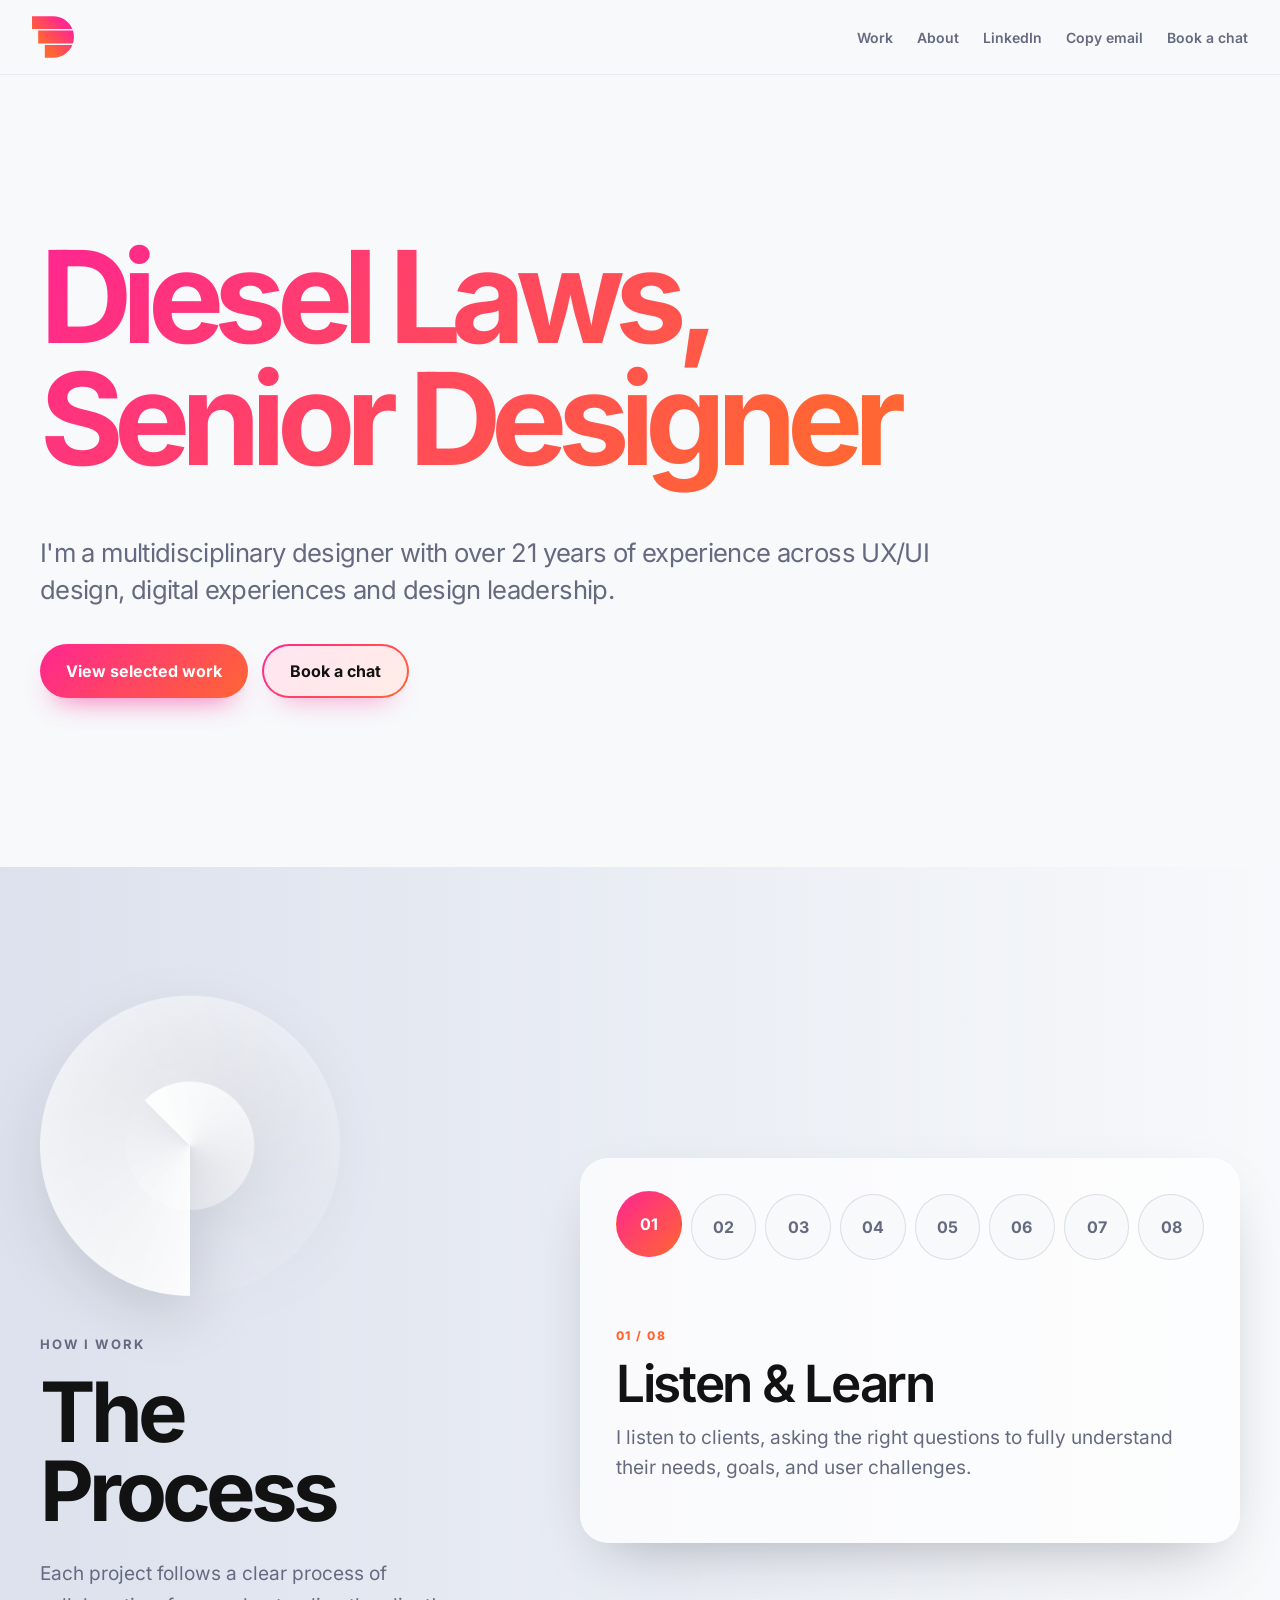
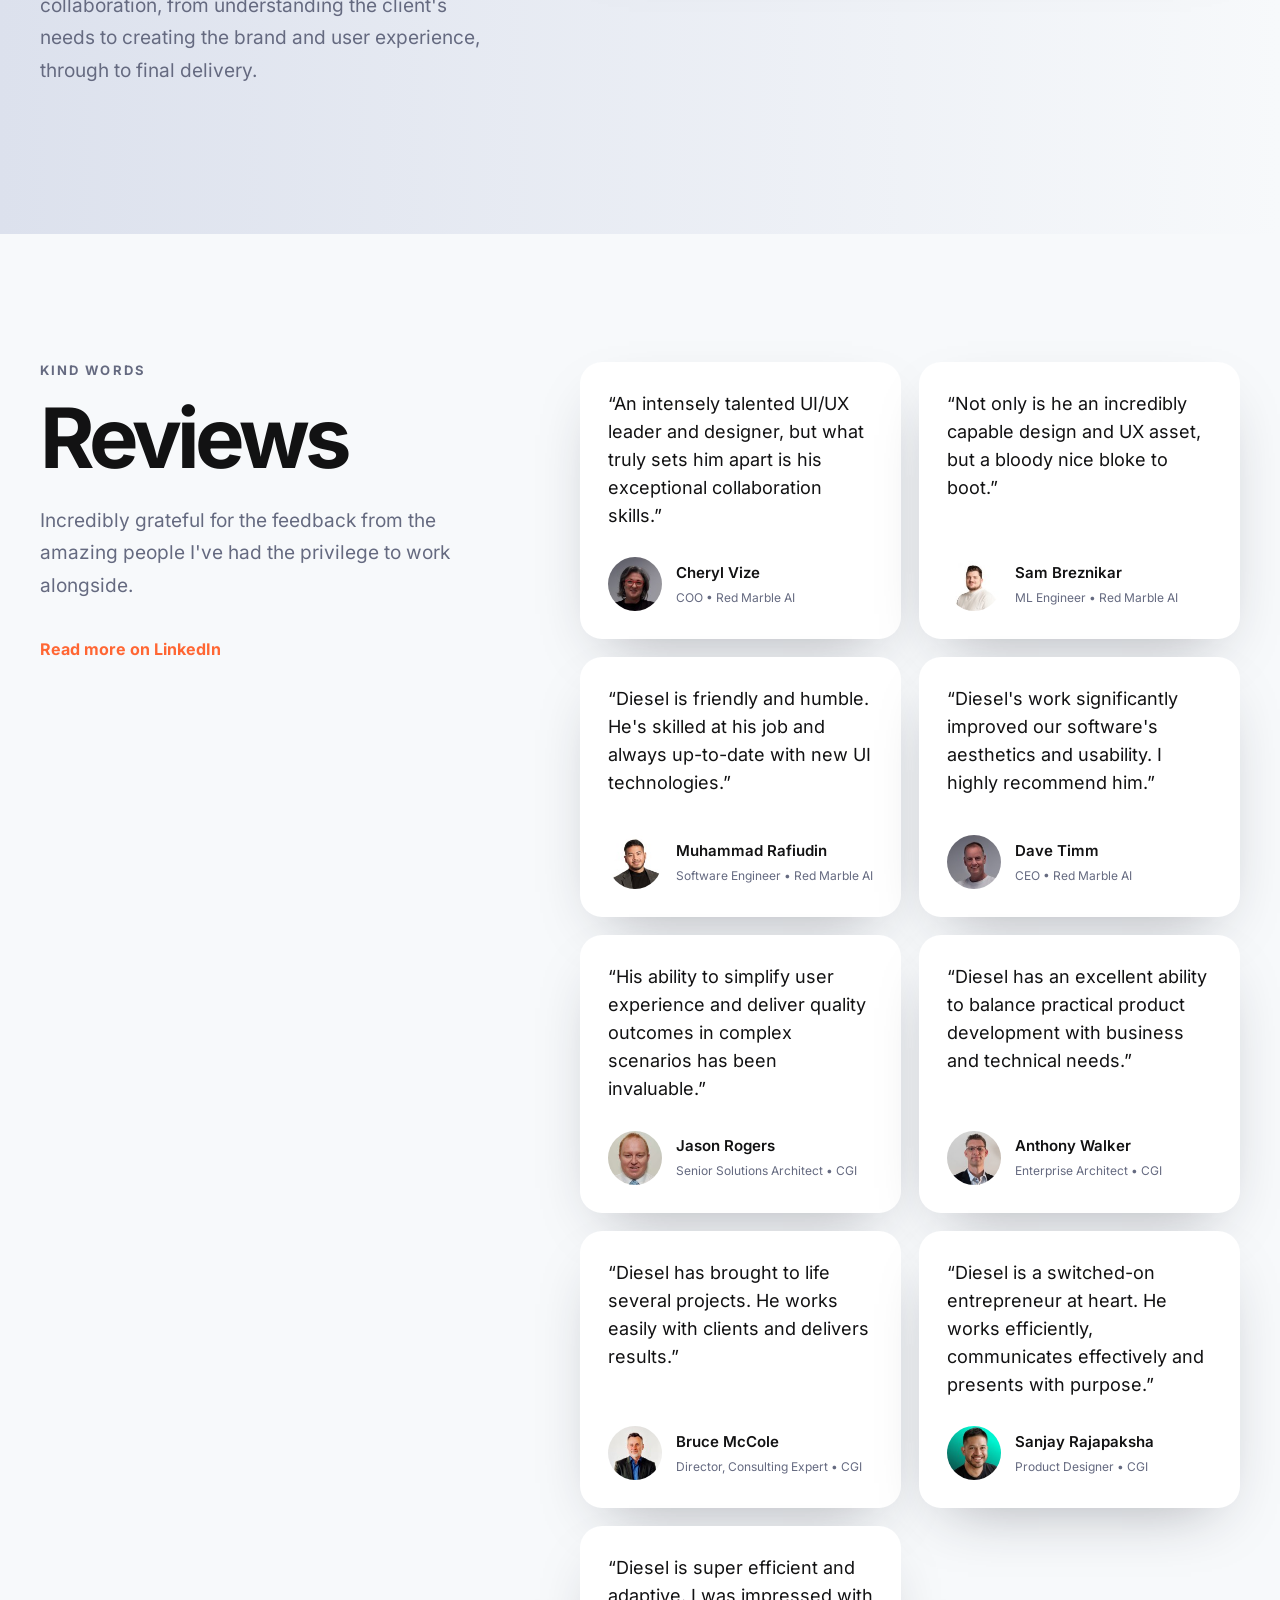
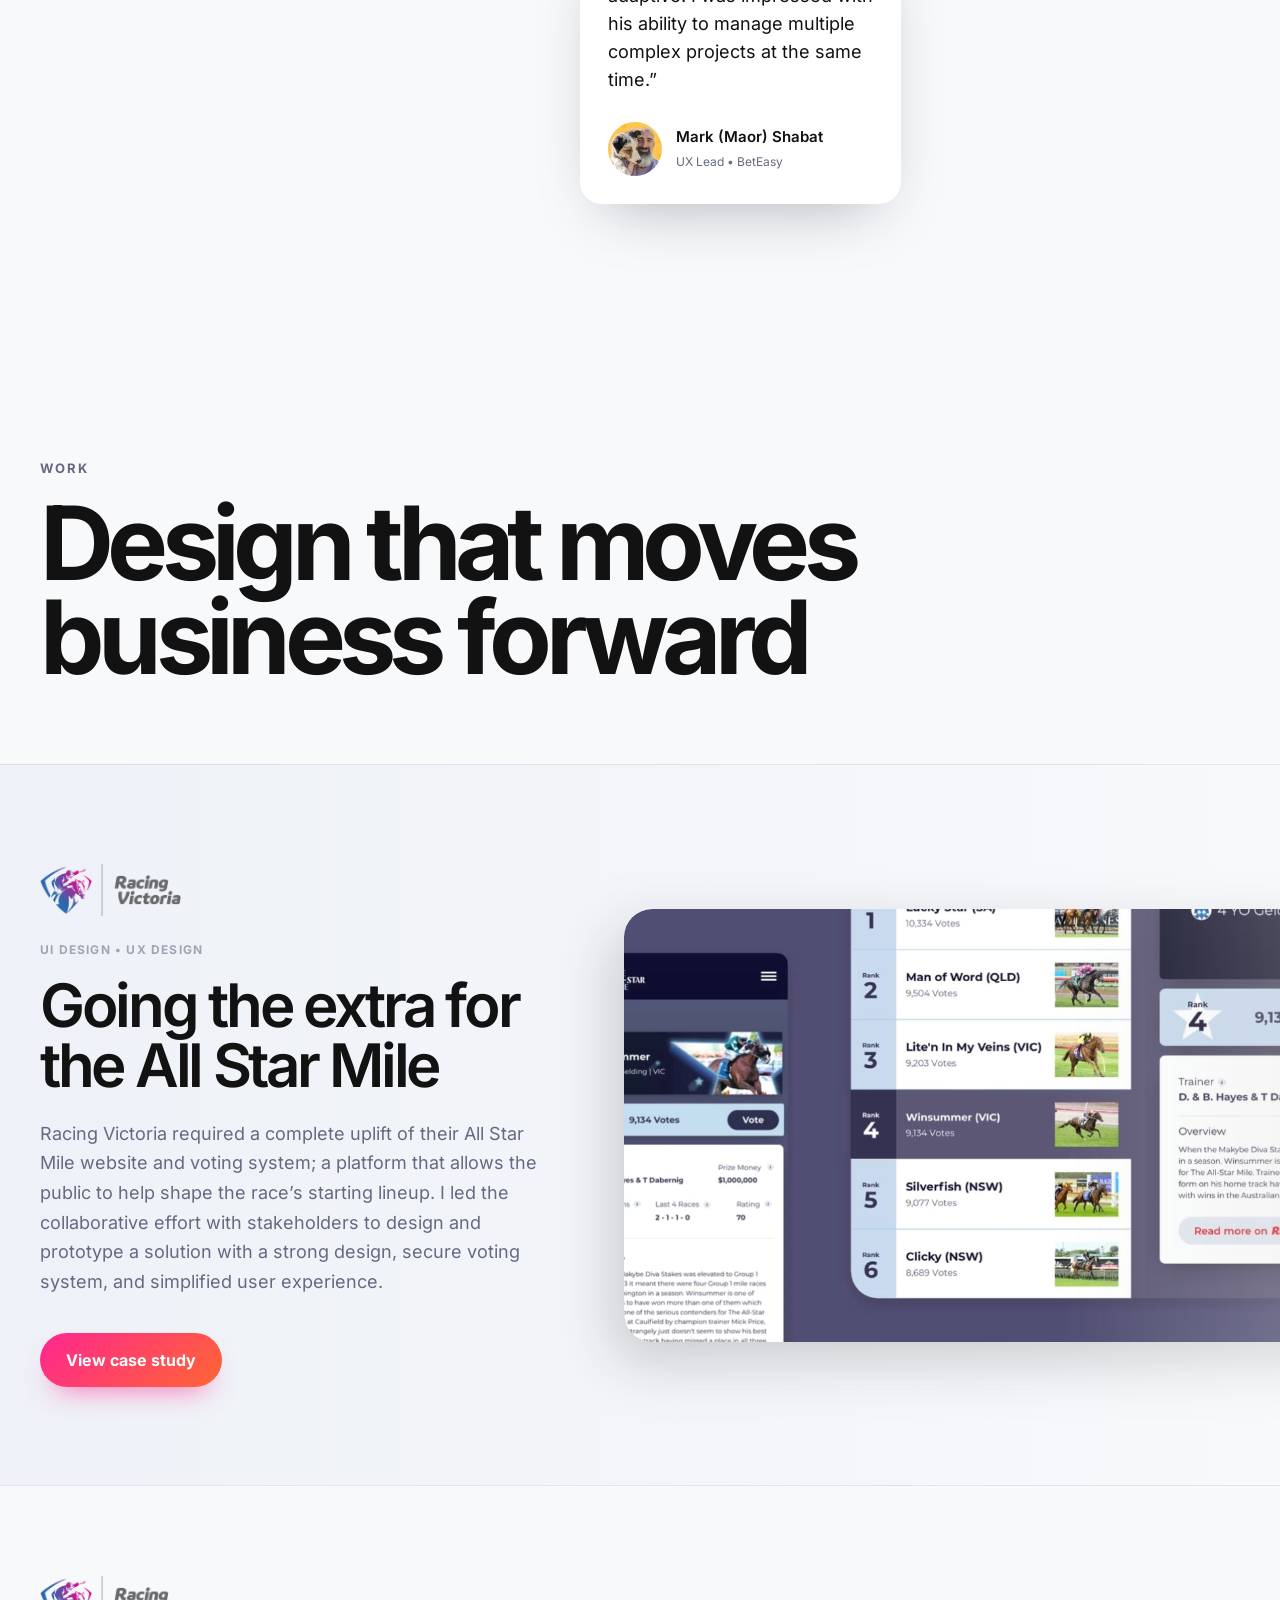
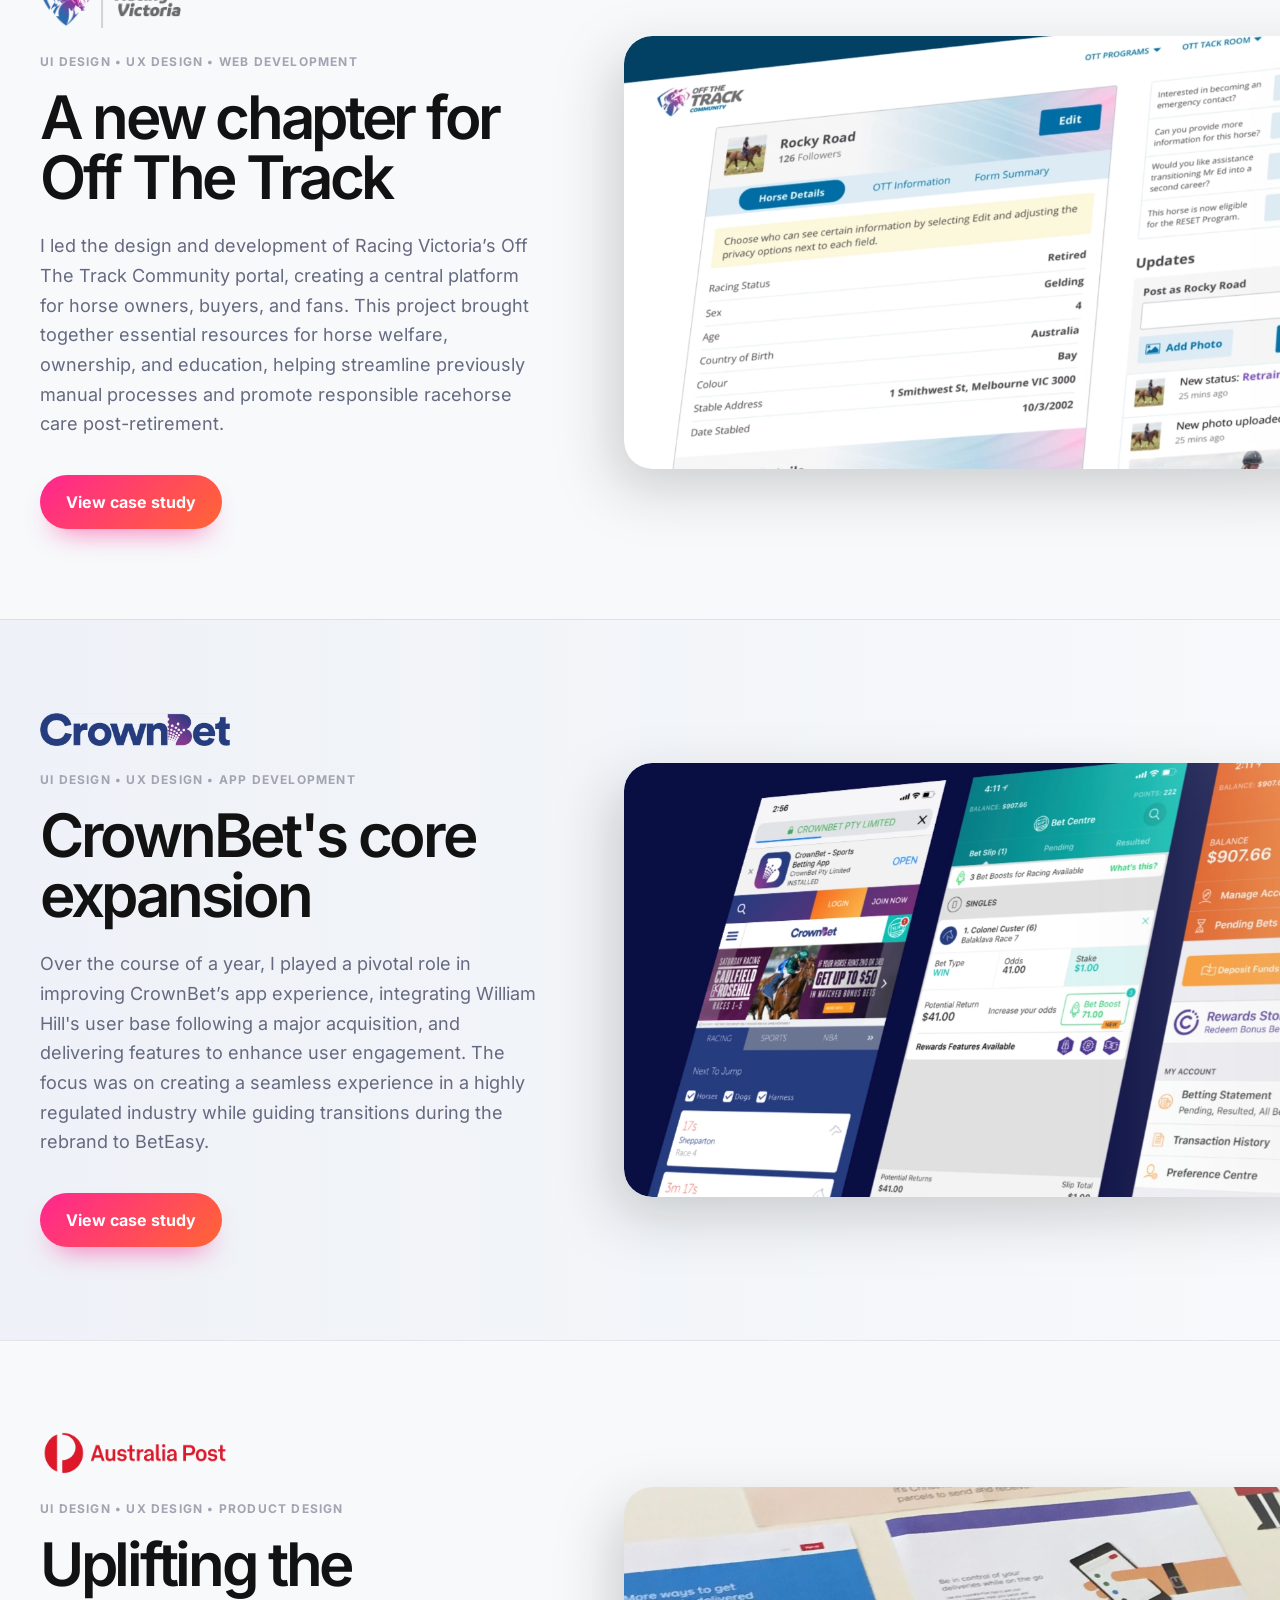
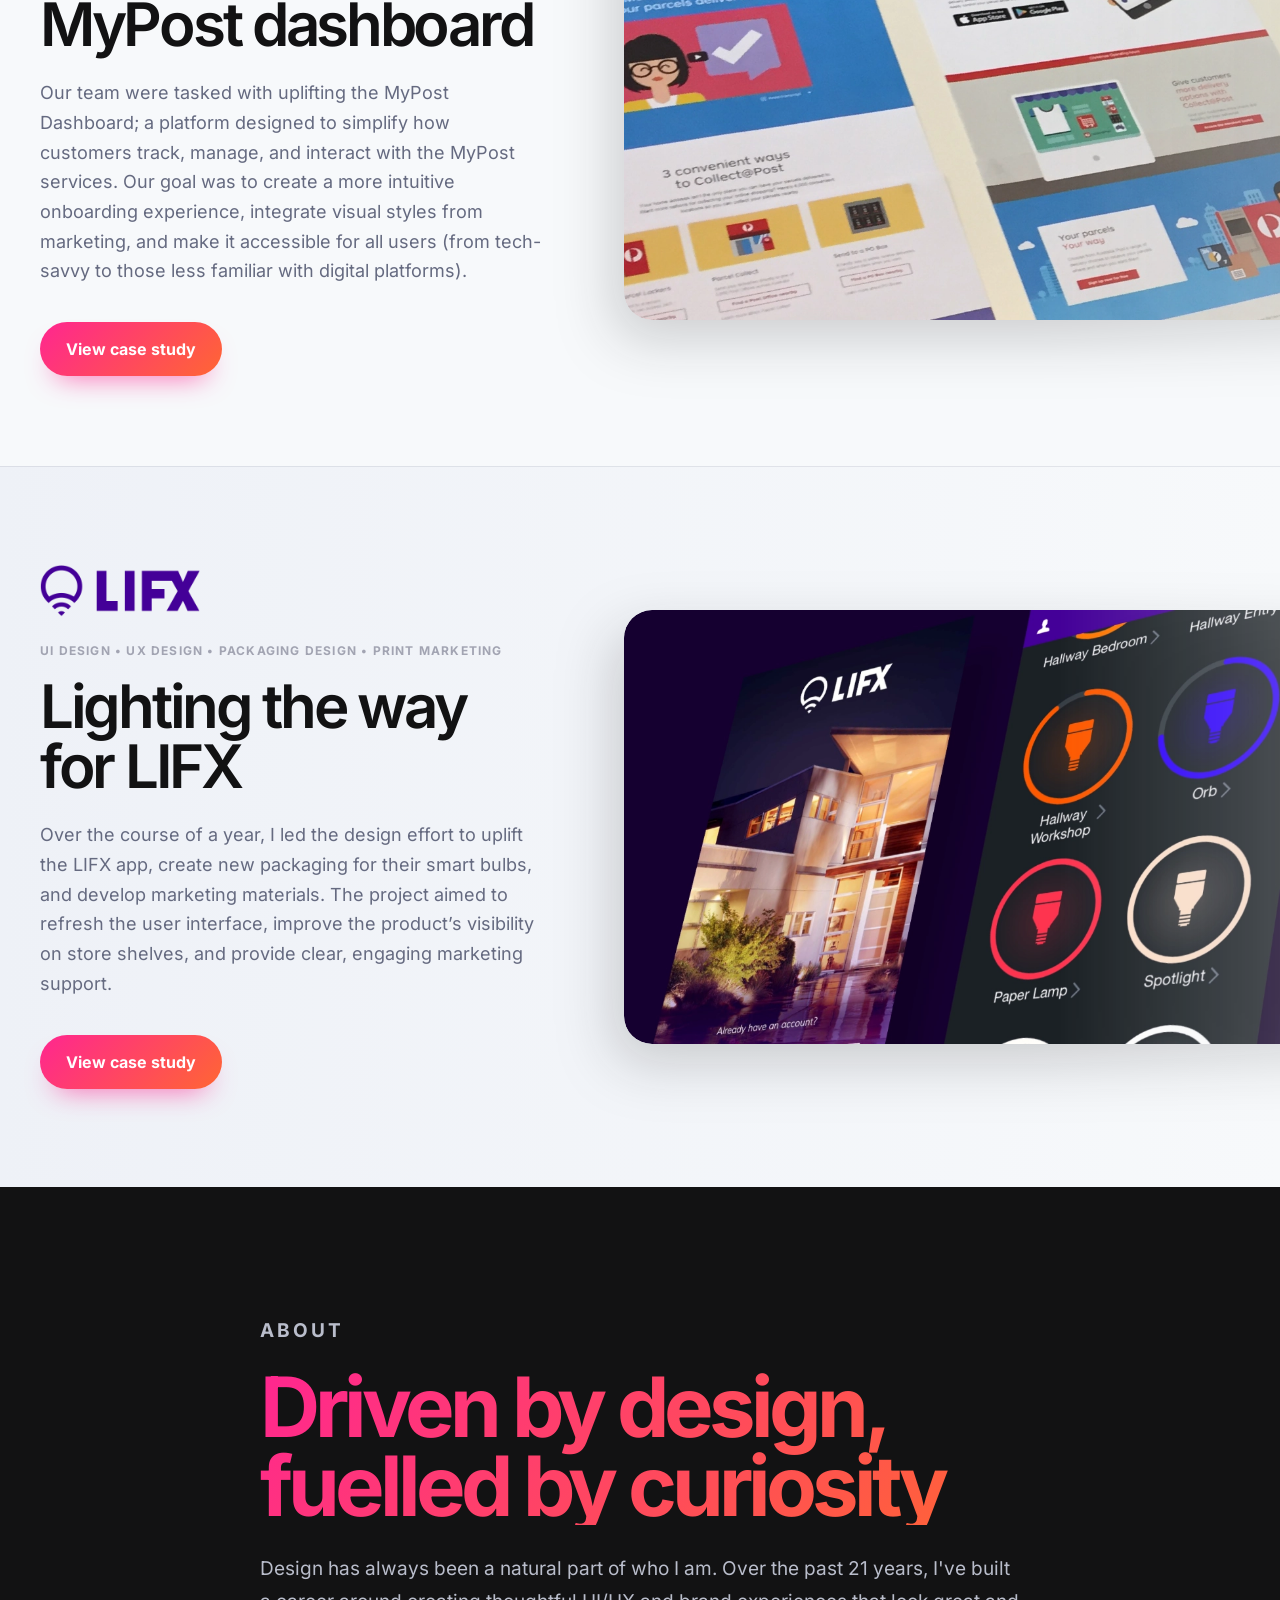
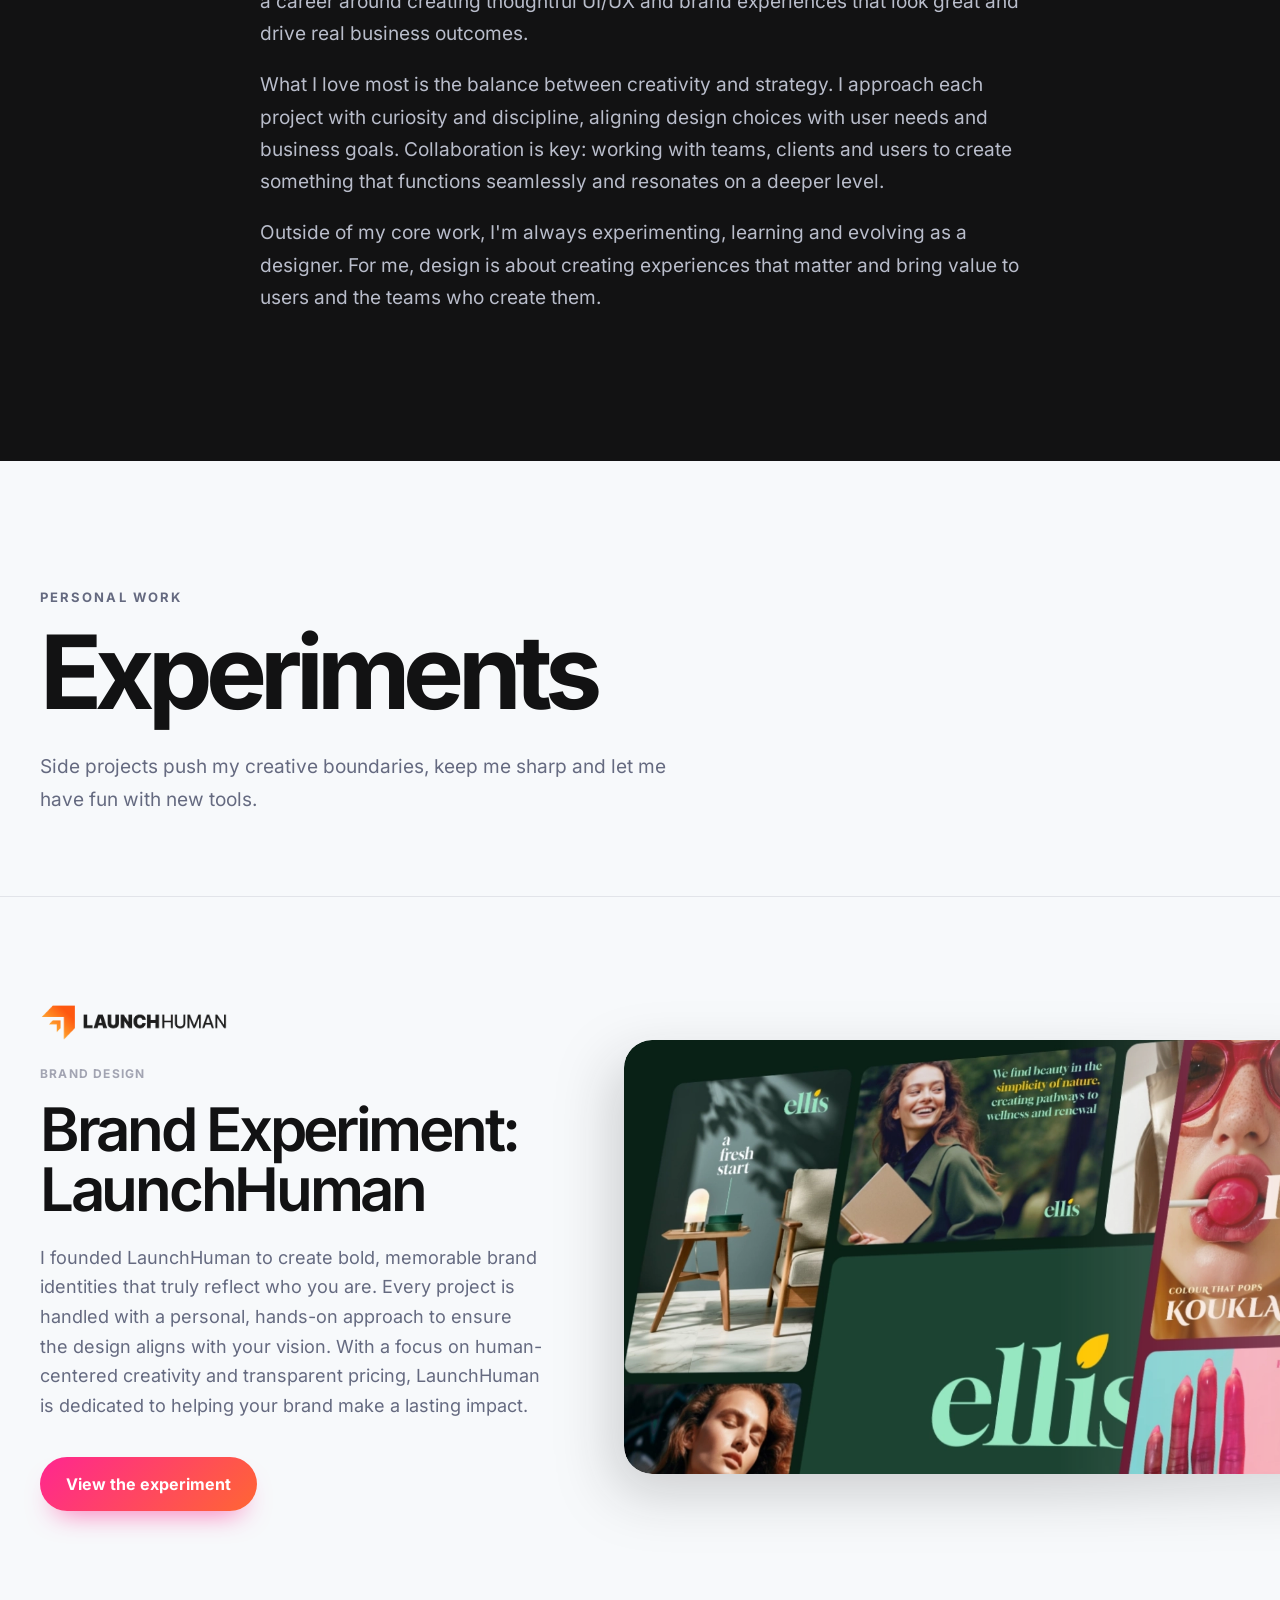
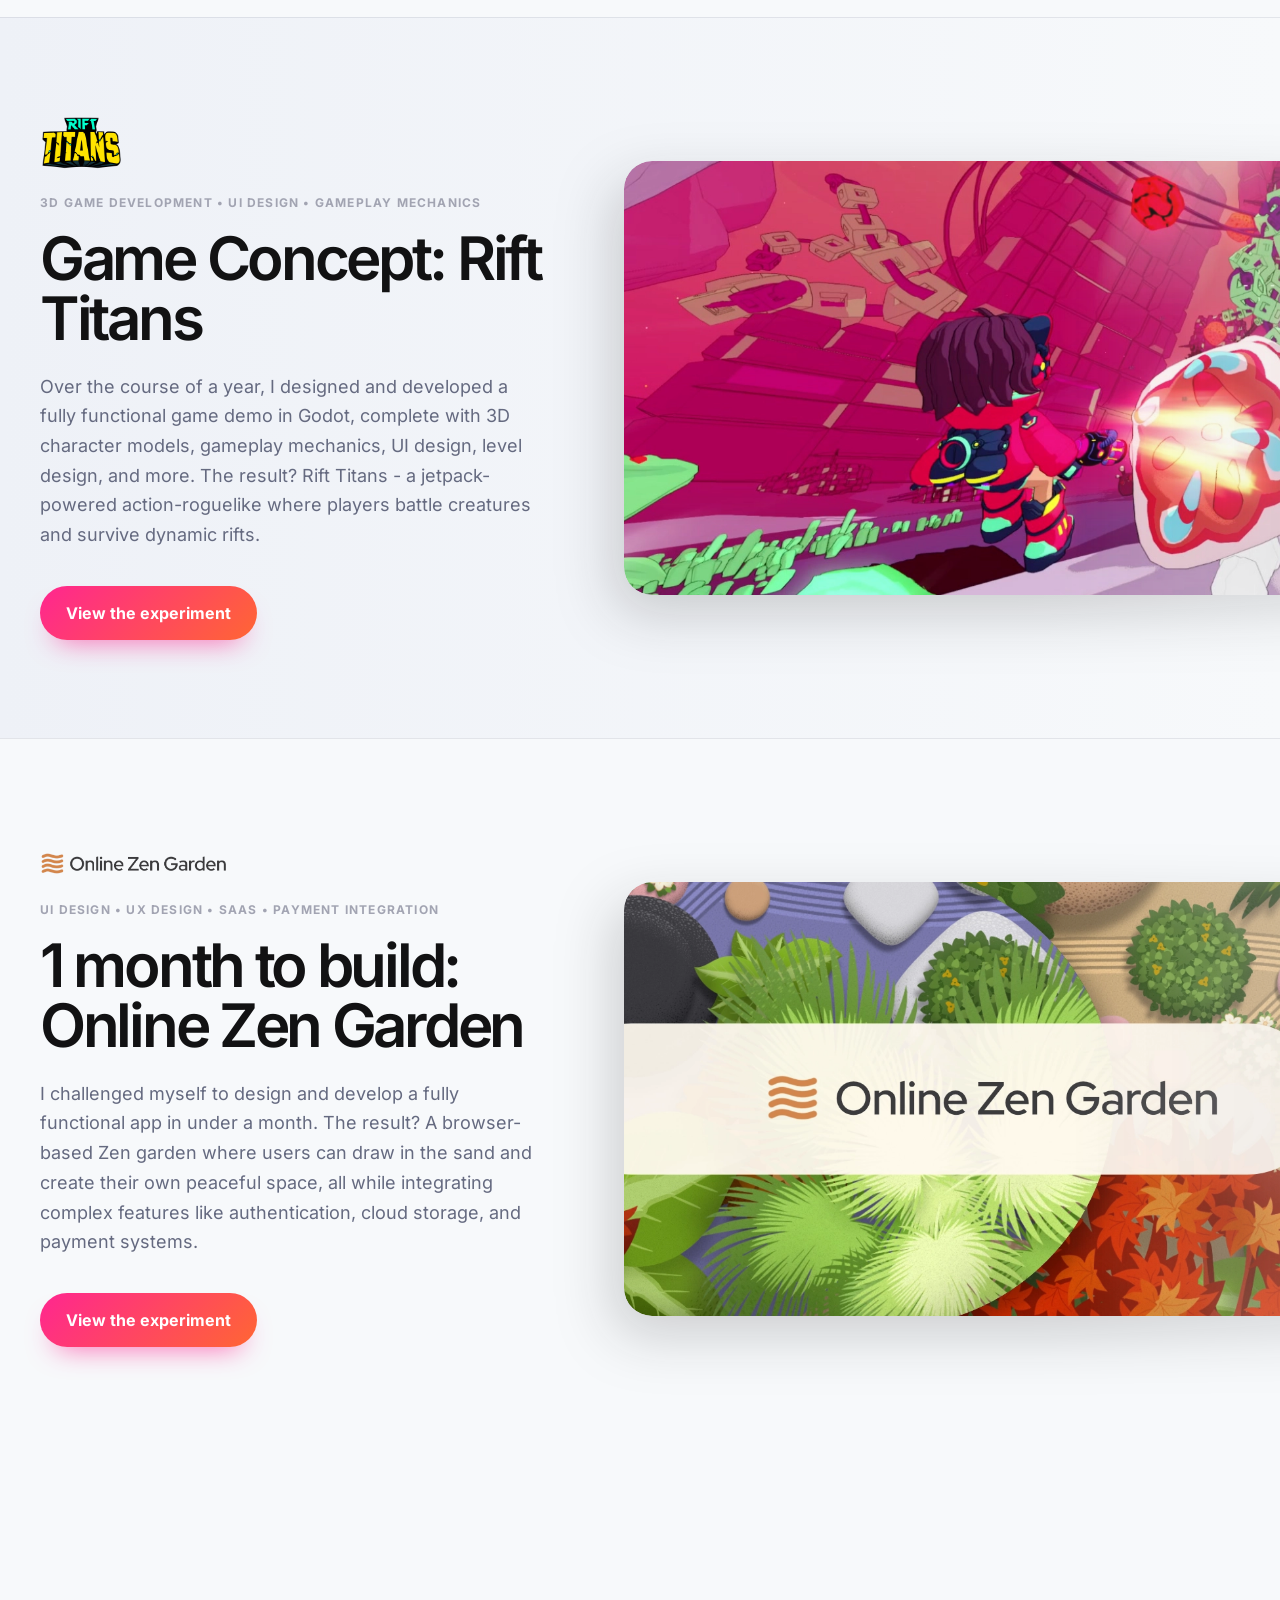
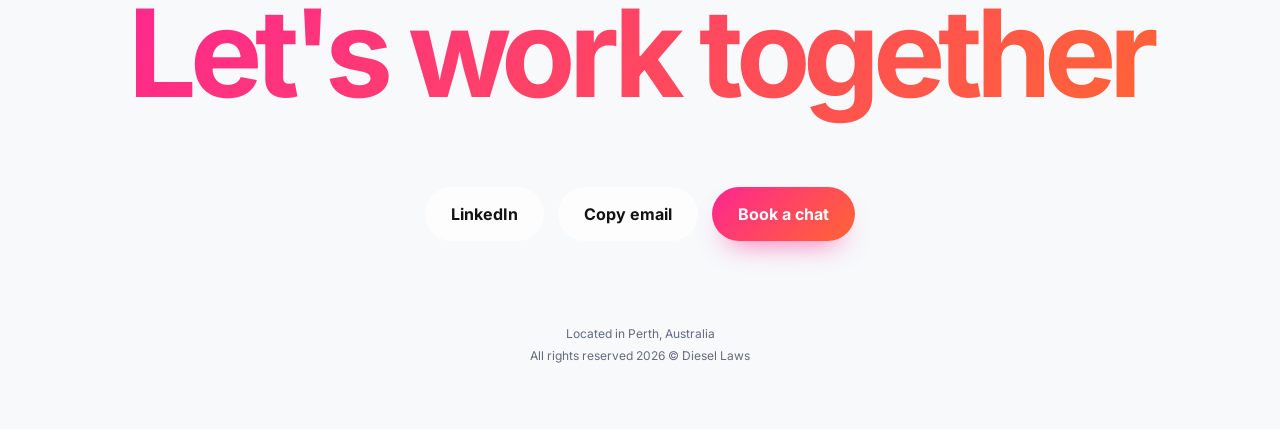
<file: index.html>
<!doctype html>
<html lang="en">
<head>
    <meta charset="utf-8">
    <meta name="viewport" content="width=device-width, initial-scale=1">
    <title>Diesel Laws • Senior Designer</title>
    <meta name="description" content="Diesel Laws is a Senior UI/UX and Experience Designer with 21 years of experience, transforming ideas into clear, impactful designs for businesses.">
    <meta name="author" content="Diesel Laws">
    <meta property="og:url" content="https://www.diesellaws.com/">
    <meta property="og:type" content="profile">
    <meta property="og:title" content="Diesel Laws • Senior Designer">
    <meta property="og:description" content="Senior UI/UX and Brand Designer creating clear, impactful experiences.">
    <meta property="og:image" content="https://www.diesellaws.com/diesel-laws-designer.png">
    <meta property="og:image:alt" content="Diesel Laws, Senior Designer">
    <meta name="twitter:card" content="summary_large_image">
    <meta name="twitter:title" content="Diesel Laws • Senior Designer">
    <meta name="twitter:description" content="Senior UI/UX and Brand Designer creating clear, impactful experiences.">
    <meta name="twitter:image" content="https://www.diesellaws.com/diesel-laws-designer.png">
    <meta name="twitter:image:alt" content="Diesel Laws, Senior Designer">
    <script type="application/ld+json">
    {
        "@context": "https://schema.org",
        "@type": "ProfilePage",
        "url": "https://www.diesellaws.com/",
        "mainEntity": {
            "@type": "Person",
            "@id": "https://www.diesellaws.com/#diesel-laws",
            "name": "Diesel Laws",
            "url": "https://www.diesellaws.com/",
            "image": "https://www.diesellaws.com/diesel-laws-designer.png",
            "jobTitle": "Senior UI/UX and Experience Designer",
            "description": "Diesel Laws is a Senior UI/UX and Experience Designer with 21 years of experience, transforming ideas into clear, impactful designs for businesses.",
            "address": { "@type": "PostalAddress", "addressLocality": "Perth", "addressRegion": "WA", "addressCountry": "AU" },
            "sameAs": ["https://www.linkedin.com/in/diesellaws/"]
        }
    }
    </script>
    <link rel="canonical" href="https://www.diesellaws.com/">
    <link rel="icon" href="favicon.png">
    <link rel="stylesheet" href="styles.css">
    <script src="script.js" defer></script>
</head>
<body>
    <header class="site-header">
        <a class="brand" href="./" aria-label="Diesel Laws home"><img src="images/diesel-laws-logo.svg" alt=""><span class="brand-name">Diesel Laws</span></a>
        <button class="menu-toggle" type="button" aria-expanded="false" aria-controls="site-navigation" aria-label="Open navigation"><span></span><span></span><span></span></button>
        <nav id="site-navigation" aria-label="Main navigation">
            <a href="#work">Work</a>
            <a href="#about">About</a>

            <a href="https://www.linkedin.com/in/diesellaws/" target="_blank" rel="noreferrer">LinkedIn</a>
            <button class="text-button copy-email" type="button">Copy email</button>
            <a href="https://cal.com/diesellaws/30min" target="_blank" rel="noreferrer">Book a chat</a>
        </nav>
    </header>

    <main>
        <section class="hero reveal">
            <div class="wrap hero-inner">
                <h1>Diesel Laws,<br>Senior Designer</h1>
                <p class="hero-copy">I'm a multidisciplinary designer with over 21 years of experience across UX/UI design, digital experiences and design leadership.
								</p>
                <div class="hero-actions"><a class="button primary" href="#work">View selected work</a><a class="button secondary" href="https://cal.com/diesellaws/30min" target="_blank" rel="noreferrer">Book a chat</a></div>
            </div>
        </section>

        <section class="process section-pad reveal" id="process">
            <div class="wrap split">
                <div class="section-intro">
                    <img decoding="async" loading="lazy" class="process-art" src="images/process-circle.webp" alt="Circular design process">
                    <p class="eyebrow">How I work</p>
                    <h2>The Process</h2>
                    <p>Each project follows a clear process of collaboration, from understanding the client's needs to creating the brand and user experience, through to final delivery.</p>
                </div>
                <div class="process-panel">
                    <div class="process-tabs" role="tablist" aria-label="Design process">
                        <button class="process-tab active" type="button" data-tab="0" role="tab" aria-selected="true">01</button>
                        <button class="process-tab" type="button" data-tab="1" role="tab" aria-selected="false">02</button>
                        <button class="process-tab" type="button" data-tab="2" role="tab" aria-selected="false">03</button>
                        <button class="process-tab" type="button" data-tab="3" role="tab" aria-selected="false">04</button>
                        <button class="process-tab" type="button" data-tab="4" role="tab" aria-selected="false">05</button>
                        <button class="process-tab" type="button" data-tab="5" role="tab" aria-selected="false">06</button>
                        <button class="process-tab" type="button" data-tab="6" role="tab" aria-selected="false">07</button>
                        <button class="process-tab" type="button" data-tab="7" role="tab" aria-selected="false">08</button>
                    </div>
                    <div class="process-copy" aria-live="polite"><span>01 / 08</span><h3>Listen &amp; Learn</h3><p>I listen to clients, asking the right questions to fully understand their needs, goals, and user challenges.</p></div>
                </div>
            </div>
        </section>

        <section class="reviews section-pad reveal">
            <div class="wrap split reviews-layout">
                <div class="section-intro sticky-intro"><p class="eyebrow">Kind words</p><h2>Reviews</h2><p>Incredibly grateful for the feedback from the amazing people I've had the privilege to work alongside.</p><a class="inline-link" href="https://www.linkedin.com/in/diesellaws/" target="_blank" rel="noreferrer">Read more on LinkedIn</a></div>
                <div class="review-grid">
                    <article class="review-card"><p>“An intensely talented UI/UX leader and designer, but what truly sets him apart is his exceptional collaboration skills.”</p><div class="reviewer"><img decoding="async" loading="lazy" src="images/headshot-cheryl.jpg" alt="Cheryl Vize"><div><h3>Cheryl Vize</h3><span>COO • Red Marble AI</span></div></div></article>
                    <article class="review-card"><p>“Not only is he an incredibly capable design and UX asset, but a bloody nice bloke to boot.”</p><div class="reviewer"><img decoding="async" loading="lazy" src="images/headshot-sam.jpg" alt="Sam Breznikar"><div><h3>Sam Breznikar</h3><span>ML Engineer • Red Marble AI</span></div></div></article>
                    <article class="review-card"><p>“Diesel is friendly and humble. He's skilled at his job and always up-to-date with new UI technologies.”</p><div class="reviewer"><img decoding="async" loading="lazy" src="images/headshot-rafi.jpg" alt="Muhammad Rafiudin"><div><h3>Muhammad Rafiudin</h3><span>Software Engineer • Red Marble AI</span></div></div></article>
                    <article class="review-card"><p>“Diesel's work significantly improved our software's aesthetics and usability. I highly recommend him.”</p><div class="reviewer"><img decoding="async" loading="lazy" src="images/headshot-davet.jpg" alt="Dave Timm"><div><h3>Dave Timm</h3><span>CEO • Red Marble AI</span></div></div></article>
                    <article class="review-card"><p>“His ability to simplify user experience and deliver quality outcomes in complex scenarios has been invaluable.”</p><div class="reviewer"><img decoding="async" loading="lazy" src="images/headshot-jason.jpg" alt="Jason Rogers"><div><h3>Jason Rogers</h3><span>Senior Solutions Architect • CGI</span></div></div></article>
                    <article class="review-card"><p>“Diesel has an excellent ability to balance practical product development with business and technical needs.”</p><div class="reviewer"><img decoding="async" loading="lazy" src="images/headshot-anthonyw.jpg" alt="Anthony Walker"><div><h3>Anthony Walker</h3><span>Enterprise Architect • CGI</span></div></div></article>
                    <article class="review-card"><p>“Diesel has brought to life several projects. He works easily with clients and delivers results.”</p><div class="reviewer"><img decoding="async" loading="lazy" src="images/headshot-bruce.jpg" alt="Bruce McCole"><div><h3>Bruce McCole</h3><span>Director, Consulting Expert • CGI</span></div></div></article>
                    <article class="review-card"><p>“Diesel is a switched-on entrepreneur at heart. He works efficiently, communicates effectively and presents with purpose.”</p><div class="reviewer"><img decoding="async" loading="lazy" src="images/headshot-sanjay.jpg" alt="Sanjay Rajapaksha"><div><h3>Sanjay Rajapaksha</h3><span>Product Designer • CGI</span></div></div></article>
                    <article class="review-card"><p>“Diesel is super efficient and adaptive. I was impressed with his ability to manage multiple complex projects at the same time.”</p><div class="reviewer"><img decoding="async" loading="lazy" src="images/headshot-maor.jpg" alt="Mark (Maor) Shabat"><div><h3>Mark (Maor) Shabat</h3><span>UX Lead • BetEasy</span></div></div></article>
                </div>
            </div>
        </section>

        <section class="work section-pad" id="work">
            <div class="wrap"><p class="eyebrow reveal">Work</p><h2 class="section-title reveal">Design that moves<br>business forward</h2></div>


<article class="project alt reveal" id="going-the-extra-for-the-all-star-mile">
                <div class="wrap project-grid"><div class="project-copy"><img decoding="async" loading="lazy" class="project-logo" src="images/rv-logo.webp" alt="Racing Victoria"><p class="tags">UI Design • UX Design</p><h3>Going the extra for the All Star Mile</h3><p>Racing Victoria required a complete uplift of their All Star Mile website and voting system; a platform that allows the public to help shape the race’s starting lineup. I led the collaborative effort with stakeholders to design and prototype a solution with a strong design, secure voting system, and simplified user experience.</p><button class="button primary project-toggle" type="button" aria-expanded="false">View case study</button></div><div class="project-visual"><img decoding="async" loading="lazy" src="images/post-img-asm.webp" alt="All Star Mile"></div></div>
                <div class="project-details"><div class="project-study wrap"><div class="details-grid"><div><span>Client</span><p>Racing Victoria</p></div><div><span>Timeline</span><p>3 months</p></div><div><span>Role</span><p>Client Liaison, Workshop Facilitation, UI Design, UX Design</p></div><div><span>Challenge</span><p>Design the new All Star Mile website and voting platform with Racing Victoria's refreshed marketing guidelines, ensuring an engaging design, secure voting system, and simplified user experience.</p></div></div><div class="case-study"><section class="case-section"><div class="case-copy"><h4>Kickoff Workshop</h4>
            <p>
                Our kickoff workshop with Racing Victoria was about figuring out the key drivers for their All-Star Mile website. We focused on getting an overview on the core features during the session, including briefly covering the flow of how users would arrive at the voting page:
            </p>
            <ul>
                <li>
                      <h4>Feature Prioritisation:</h4>
                      We ran a quick "weighting" exercise where stakeholders voted on the most important elements for the platform. This helped us prioritise features that would have the biggest impact on the user experience, and allowed us to streamline the interface to only focus on core elements.
                </li>
                <li>
                      <h4>Page Flow Mapping:</h4>
                      After various dicussions, we moved to a quick "flow mapping". The main goal here was to confirm how users would move through the platform, from the voting pages to information and advertising sections. We referred to previous page flows and used the whiteboarding session to confirm subtle changes.
                </li>
            </ul>
        </div><div class="case-images duo"><img decoding="async" src="images/asm-weighting.webp" alt="Kickoff Workshop supporting design 1" loading="lazy"><img decoding="async" src="images/asm-structure.webp" alt="Kickoff Workshop supporting design 2" loading="lazy"></div></section><section class="case-section"><div class="case-copy"><h4>Design Process</h4>
            <p>
                Given that the platform’s overall structure was largely based on previous years and the page count was minimal, I opted to create and work from high-fidelity UI designs from the start. This approach also allowed us to incorporate Racing Victoria’s brand colors and styles right away, which made it easier for the marketing team to review and provide feedback early on.
            </p>

            <p>
                Working in high fidelity helped in a few key ways:
            </p>
            <ul>
                  <li>
                      <h4>Quicker Feedback Cycles</h4>
                      The business team could see a nearly finished version from the beginning, making it easier to visualise the end product and provide relevant feedback.
                </li>
                  <li>
                    <h4>Brand Alignment</h4>
                    With colors, fonts, and design elements already in place, the marketing team could see how the platform would represent the brand, often minimising back-and-forth revisions.
                </li>
                  <li>
                    <h4>Efficiency in Iterations</h4>
                    While high-fidelity designs can sometimes slow down early creative changes, in this case, it streamlined the process. By building a lot of the core components earlier on, I was able to make adjustments to the design files rapidly, and start handover with engineers sooner.
                </li>
            </ul>

            <p>
                 The final design maintained a user-friendly flow, similar to past years, but with one key change. Previously, users would click on a horse from the list to view detailed information on a separate page. We streamlined this process by creating a more integrated, single-page experience. Now, the voting list appears on the left with basic details, while the right-hand side displays the full horse profiles. This layout allowed users to quickly browse, review, and vote without unnecessary navigation. This adjustment made the process far more efficient and engaging, contributing to the platform’s overall success.
            </p>
      </div><div class="case-images single"><img decoding="async" src="images/asm-flow.webp" alt="Design Process supporting design 1" loading="lazy"></div></section><section class="case-section"><div class="case-copy"><h4>Core Screens</h4>
            <p>
                Each of the platform’s core screens was carefully designed to support a seamless user experience and keep the voting process quick and efficient. By focusing on clarity and functionality, we ensured that each page guided the user smoothly through the necessary steps without unnecessary complexity.
            </p>

            <h3>
                1. Horse Listing and Voting
            </h3>
            <p>
                This page was the starting point for users, showcasing a streamlined list of horses on the left side. Key information such as horse names, rank, and votes was displayed, while detailed profiles for each horse were shown on the right side. This combined design allowed users to make quick comparisons and vote without ever leaving the page, significantly reducing friction in the process.
            </p>

            <h3>
                2. Voting Details
            </h3>
            <p>
                 After selecting a horse, users were taken to a simple screen to confirm their choice and enter the required voting details.
            </p>

            <h3>
                3. Mobile Verification
            </h3>
            <p>
                To ensure the integrity of the voting system, this screen asked users to verify their mobile number. We kept this step straightforward and secure, with clear instructions and minimal input fields to make verification as quick and painless as possible.
            </p>

            <h3>
                4. Thank You and Next Steps
            </h3>
            <p>
                The final page thanked users for their vote and outlined the next steps, including what to expect after voting. The design was kept minimal, focusing on clarity while reinforcing Racing Victoria’s branding. This final touch helped drive further engagement including sharing their vote, buying tickets to the track and siging up with Racing+ to watch the event.
            </p>

          </div><div class="case-images single"><img decoding="async" src="images/asm-listing.webp" alt="Core Screens supporting design 1" loading="lazy"><img decoding="async" src="images/asm-voting-details.webp" alt="Core Screens supporting design 2" loading="lazy"><img decoding="async" src="images/asm-mobile-confirm.webp" alt="Core Screens supporting design 3" loading="lazy"><img decoding="async" src="images/asm-thankyou.webp" alt="Core Screens supporting design 4" loading="lazy"></div></section><section class="case-section"><div class="case-copy"><h4>Mobile Focus</h4>
            <p>
                Every page was designed with a mobile layout built-in, knowing that a fair majority of votes would come from mobile devices. The layout, interactions, and content were optimised for smaller screens, ensuring that users could easily navigate, vote, and verify their information without hassle.
            </p>

          </div><div class="case-images duo"><img decoding="async" src="images/asm-mob-listing-vote.webp" alt="Mobile Focus supporting design 1" loading="lazy"><img decoding="async" src="images/asm-mob-confirm-thankyou.webp" alt="Mobile Focus supporting design 2" loading="lazy"></div></section><section class="case-section"><div class="case-copy"><h4>Horse Status and Marketing Guides</h4>
            <p>
                On the horse voting details page, there is an interactive status bar located beneath each horse's image, providing real-time updates to the placement of the horse in the race, and the status of the race itself. This feature was essential in communicating each horse's status efficiently while keeping context to the race as a whole.
            </p>

            <p>
                Additionally, there is a digital clock widget that appeared throughout the site, displaying key countdowns like time until voting opens, leaderboard blackout, voting closes, final field announcement, and All-Star Mile raceday.
            </p>

            <p>
                To make sure Marketing had a clear guide to work from, we presented the general sizing for all horse images, including the custom star image mask above each horse's picture. These design elements adhered to the marketing team's guidelines, ensuring brand consistency across the platform.
            </p>
          </div><div class="case-images duo"><img decoding="async" src="images/asm-horse-status.webp" alt="Horse Status and Marketing Guides supporting design 1" loading="lazy"><img decoding="async" src="images/asm-marketing.webp" alt="Horse Status and Marketing Guides supporting design 2" loading="lazy"></div></section><section class="case-section"><div class="case-copy"><h4>Feedback and Iteration</h4>
            <p>
                Racing Victoria gave great feedback on the initial designs, especially the mobile layouts, which resonated well with their expectations. Only minor adjustments were needed, such as tweaking the wording on the mobile confirmation screen for better clarity. We also fine-tuned the flow of information on the voting screen to ensure the best possible user experience.
            </p>

            <p>
                Overall, working in high fidelity proved to be a smart approach in this case. It allowed us to align much of the content quickly and make necessary refinements with ease, delivering a polished product within the short timeframe.
            </p>
          </div></section><section class="case-section"><div class="case-copy"><h4>Delivery and Results</h4>
            <p>
                Throughout the project, I worked closely with our engineering team and Project Manager, ensuring smooth collaboration between the front-end design and the back-end development. This close-knit approach allowed us to build the platform efficiently, with the back-end being developed alongside the front-end UI designs. When it came time to hand off the final designs, I shifted to working directly with the engineering team to assist and guide as requested. Racing Victoria was kept in the loop throughout this process, ensuring they were up to date with every key milestone.
            </p>

            <h3>Final Results</h3>
            <p>
                A key factor in this whole build was the mobile confirmation step, which greatly reduced the number of unverified votes in the system, leading to a much cleaner and more accurate voting process. This also extended to the blocked voting in other countries, blocking unauthorised votes throughout the process. This improvement, along with the more user-friendly interface, resulted in an increase in total votes compared to the previous year and significantly fewer support tickets and “lost” votes.
            </p>

            <p>
                The project was delivered on time and delivered on Racing Victoria’s expectations. They were a driven and motivated team to work with and I thoroughly enjoyed the process. As this was our first collaboration, it opened the door for future projects.
            </p>
          </div></section></div></div></div>
            </article>

<article class="project reveal" id="a-new-chapter-for-off-the-track">
                <div class="wrap project-grid"><div class="project-copy"><img decoding="async" loading="lazy" class="project-logo" src="images/rv-logo.webp" alt="Racing Victoria"><p class="tags">UI Design • UX Design • Web Development</p><h3>A new chapter for Off The Track</h3><p>I led the design and development of Racing Victoria’s Off The Track Community portal, creating a central platform for horse owners, buyers, and fans. This project brought together essential resources for horse welfare, ownership, and education, helping streamline previously manual processes and promote responsible racehorse care post-retirement.</p><button class="button primary project-toggle" type="button" aria-expanded="false">View case study</button></div><div class="project-visual"><img decoding="async" loading="lazy" src="images/post-img-ott.webp" alt="Off The Track Community Portal"></div></div>
                <div class="project-details"><div class="project-study wrap"><div class="details-grid"><div><span>Client</span><p>Racing Victoria</p></div><div><span>Timeline</span><p>1 year</p></div><div><span>Role</span><p>UI Design, UX Design</p></div><div><span>Challenge</span><p>Develop a comprehensive platform for Racing Victoria that centralises their programs, simplifies horse ownership processes, and provides resources for horse welfare, while addressing the needs of multiple user groups including owners, trainers, and fans.</p></div></div><div class="case-study"><section class="case-section"><div class="case-copy"><h4>Project Kickoff</h4>
                <p>
                    Racing Victoria’s Off The Track Community portal was designed to revolutionise how the entire lifecycle of racehorses is tracked and managed.
                    The goal was to create a comprehensive platform that supports owners, trainers, and fans in accessing vital information,
                    from racing careers to post-racing pathways and beyond.
                </p>
                <p>
                    This portal would serve as a hub for all things related to horse management, offering users a seamless experience to:
                </p>
                <ul>
                    <li><h4>Track Horse Lifecycle:</h4> Monitor the journey of horses from their racing career through retirement and rehoming.</li>
                    <li><h4>Ownership Transfers:</h4> Simplify the process of claiming and transferring ownership of horses at any stage.</li>
                    <li><h4>Post-Racing Opportunities:</h4> Provide insights into career transitions for horses, including equestrian sports, therapy, and companionship roles.</li>
                    <li><h4>Emergency Contacts:</h4> Allow horse owners to register emergency contacts for immediate support and response.</li>
                    <li><h4>Educational Content:</h4> Offer training, care guides, and resources for managing horses at various stages of their lives.</li>
                    <li><h4>Community Events:</h4> Connect users with exclusive events and opportunities to engage with the Off The Track community.</li>
                </ul>
                <p>
                    By integrating all aspects of horse management, this portal would simplify processes, promote responsible ownership, and foster a more engaged, informed community.
                </p>
            </div></section><section class="case-section"><div class="case-copy"><h4>Research and Design Process</h4>
                <p>
                    Given the extensive scope of the Off The Track Community portal, the project required several months of in-depth research and collaboration.
                    We began by thoroughly understanding Racing Victoria’s goals and the needs of their diverse user base, from horse owners to trainers and fans.
                </p>
                <p>
                    Our team conducted comprehensive brainstorming and information-gathering sessions to map out the essential programs that would form the core of the portal. These programs included:
                </p>
                <ul>
                    <li><h4>Acknowledged Retrainers Program:</h4> Connecting horses with certified retrainers for new career opportunities.</li>
                    <li><h4>RESET Program:</h4> Evaluation, support, education, and transition programs for racehorses.</li>
                    <li><h4>Full Circle Program:</h4> Tracking the long-term well-being and status of previously owned horses.</li>
                    <li><h4>Off The Track Events:</h4> Organizing community events for owners, trainers, and fans to connect.</li>
                    <li><h4>OHEP:</h4> A program for providing humane end-of-life care for horses in need.</li>
                    <li><h4>Claiming and Thoroughbred Profiles:</h4> A system to manage horse profiles and facilitate ownership claims.</li>
                </ul>
                <p>
                    Once the structure and priorities were established, we moved into the design phase. This involved creating a series of wireframes that laid out the architecture and user flow of the portal. The initial wireframes served as a foundation for discussions and iterations with Racing Victoria, ensuring alignment at each stage of development.
                </p>
                <p>
                    The scale of the project required multiple rounds of revisions and refinements, transitioning from low-fidelity wireframes to fully interactive, high-fidelity designs.
                    Each wireframe and high-fidelity design was built with flexibility in mind, to account for future updates and program expansions.
                </p>
            </div><div class="case-images single"><img decoding="async" src="images/ott1.webp" alt="Research and Design Process supporting design 1" loading="lazy"><img decoding="async" src="images/ott2.webp" alt="Research and Design Process supporting design 2" loading="lazy"></div></section><section class="case-section"><div class="case-copy"><h4>From Wireframes to High-Fidelity</h4>
                <p>
                    The design process began with creating wireframes to establish the foundational architecture and user flow of the Off The Track Community portal. These wireframes served as the blueprint for discussion and feedback sessions with Racing Victoria. Through several iterations, we refined the structure and interaction flows until we had a solid base to move forward.
                </p>
                <p>
                    After aligning on the wireframes, the next step was to develop high-fidelity designs that reflected the final user experience.
                    We built reusable design components in Sketch/Figma, allowing for consistency and efficiency when transitioning to development handover.
                </p>
                <p>
                    The high-fidelity designs were created with flexibility in mind, featuring modular elements that could easily adapt to future updates or new requirements.
                    Key areas, such as the Claim Thoroughbred flow, evolved from simple wireframes into interactive, polished screens that maintained clarity and ease of use.
                </p>
            </div><div class="case-images single"><img decoding="async" src="images/ott3.webp" alt="From Wireframes to High-Fidelity supporting design 1" loading="lazy"><img decoding="async" src="images/ott6.webp" alt="From Wireframes to High-Fidelity supporting design 2" loading="lazy"></div><div class="case-images trio"><img decoding="async" src="images/ott4.webp" alt="From Wireframes to High-Fidelity supporting design 1" loading="lazy"><img decoding="async" src="images/ott7.webp" alt="From Wireframes to High-Fidelity supporting design 2" loading="lazy"><img decoding="async" src="images/ott9.webp" alt="From Wireframes to High-Fidelity supporting design 3" loading="lazy"><img decoding="async" src="images/ott5.webp" alt="From Wireframes to High-Fidelity supporting design 4" loading="lazy"><img decoding="async" src="images/ott8.webp" alt="From Wireframes to High-Fidelity supporting design 5" loading="lazy"><img decoding="async" src="images/ott10.webp" alt="From Wireframes to High-Fidelity supporting design 6" loading="lazy"></div></section><section class="case-section"><div class="case-copy"><h4>Simplifying Complex Forms</h4>
            <p>
                One of the major improvements was in simplifying forms and data entry. Previously managed via paper and email, the new portal digitised these processes, significantly reducing manual work for the Off The Track team. We designed forms to be flexible, allowing sections to be added or removed with ease while maintaining a user-friendly interface with clear labels, buttons, and guidance notes.
            </p>
            </div></section><section class="case-section"><div class="case-copy"><h4>Search and Claim Features</h4>
            <p>
                Another major feature was the Search and Claim flow for thoroughbred profiles. We designed a robust search system that could handle both 'unclaimed' and 'claimed' thoroughbreds, allowing users to quickly filter by tags like age, color, and status. This made the process of finding available horses or managing claimed horses simple and efficient.
            </p>
            </div></section><section class="case-section"><div class="case-copy"><h4>Admin Dashboard</h4>
                <p>
                    One of the key requirements was the creation of a dedicated admin dashboard. This feature transformed the way the team at Racing Victoria managed forms and submissions, significantly reducing the time spent on manual processes.
                </p>

                <p>
                    Previously, forms were submitted via paper or email, requiring manual uploads into a database; an inefficient process that consumed hours and hindered scalability. The new admin dashboard streamlined this by allowing admins to review, edit, and approve or deny forms directly within the system. With forms automatically sorted into sections, team members could easily track submissions, assign tasks, and provide timely feedback. Digital submission of Thoroughbred profiles enabled instant review, with admins able to request information or approve forms in just a few clicks, significantly speeding up workflows and improving the user experience while saving countless hours of manual work.
                </p>

                <p>
                    By reducing the friction between form submission and review, the portal enabled greater efficiency, allowing the team to focus additional attention on meaningful work related to horse welfare and program development.
                </p>
            </div><div class="case-images duo"><img decoding="async" src="images/ott11.webp" alt="Admin Dashboard supporting design 1" loading="lazy"><img decoding="async" src="images/ott12.webp" alt="Admin Dashboard supporting design 2" loading="lazy"></div></section><section class="case-section"><div class="case-copy"><h4>Final Launch and Impact</h4>
                <p>
                    After a year of rigorous design, development, and testing, Racing Victoria launched the inaugural version of the Off The Track Community portal to a select group of Acknowledged Retrainers. The feedback from this initial group was invaluable, particularly highlighting areas where complex form submissions required further streamlining. This insight allowed us to refine the platform ahead of its broader release.
                </p>
                <p>
                    The full launch to owners, retrainers, and staff marked a significant milestone for Racing Victoria. The portal's modular design ensured it could easily adapt to future changes, making it simple for the team to modify sections and layouts as needed. Within weeks of going live, the simplified form submissions and user-friendly interface delivered noticeable improvements in operational efficiency—saving countless hours previously spent on manual data entry.
                </p>
                <p>
                    Beyond operational benefits, the platform fostered stronger connections within the Off The Track community. Racing Victoria was able to provide better support, guidance, and education to users, while also showcasing the benefits of each program. This new level of engagement allowed the team to fulfill their mission more effectively, enhancing the overall experience for everyone involved and cementing the portal as a crucial tool for the future of horse lifecycle management.
                </p>
            </div></section></div></div></div>
            </article>

<article class="project alt reveal" id="crownbet-s-core-expansion">
                <div class="wrap project-grid"><div class="project-copy"><img decoding="async" loading="lazy" class="project-logo" src="images/crownbet-logo.webp" alt="CrownBet"><p class="tags">UI Design • UX Design • App Development</p><h3>CrownBet's core expansion</h3><p>Over the course of a year, I played a pivotal role in improving CrownBet’s app experience, integrating William Hill's user base following a major acquisition, and delivering features to enhance user engagement. The focus was on creating a seamless experience in a highly regulated industry while guiding transitions during the rebrand to BetEasy.</p><button class="button primary project-toggle" type="button" aria-expanded="false">View case study</button></div><div class="project-visual"><img decoding="async" loading="lazy" src="images/post-img-cb.webp" alt="CrownBet App Experience"></div></div>
                <div class="project-details"><div class="project-study wrap"><div class="details-grid"><div><span>Client</span><p>CrownBet</p></div><div><span>Timeline</span><p>1 year</p></div><div><span>Role</span><p>UI Design, UX Design, App Development, Workshop Facilitation</p></div><div><span>Challenge</span><p>Improve the core app experience for CrownBet users while ensuring seamless migration of William Hill customers post-acquisition. Additionally, lead the effort to uplift the app's UI/UX in a heavily regulated industry.</p></div></div><div class="case-study"><section class="case-section"><div class="case-copy"><h4>Project Kickoff</h4>
            <p>
                This project spanned several key areas; uplifting CrownBet’s core website/app experience and integrating William Hill's customer base. The highly regulated nature of betting apps added extra layers of complexity in terms of approvals and discussions, ensuring every feature and UI change was carefully considered.
            </p>
            <p>
                My role involved deep collaboration across teams, including engineering, compliance, marketing, and product management, to deliver a modernised, user-friendly experience for a rapidly growing customer base.
            </p>
            </div></section><section class="case-section"><div class="case-copy"><h4>Improving the BetSlip and Reward Features</h4>
            <p>
                One of the core app areas I helped uplift early on was the BetSlip, a crucial part of the user experience. I added features that improved the display of bonus bets and highlighted the rewards store, which drove engagement and usage of these features. A lot of these features needed to be added before the migration to ensure continuity for the William Hill customers.
            </p>
            <p>
                This enhancement (yellow highlights) directly contributed to better user engagement, offering an intuitive interface where users could easily access their bonuses and rewards.
            </p>
            <ul>
                <li>
                    <h4>Core Markets Tabs:</h4>
                    The app’s layout was adjusted by adding tabbed sections directly on the home page to allow viewing all the additional markets that were being introduced as part of the acquisition.
                </li>
                <li>
                    <h4>Bet Boost Inline Notifications:</h4>
                    Various betting features such as Bet Boost were going unnoticed, and with minimal education. We enhanced the Betslip to call out remaining Bet Boosts while also providing a way to read more about the benefits. This led to increased usage of Bet Boosts across the entire platform.
                </li>
                <li>
                    <h4>Rewards Store Highlighting:</h4>
                    The Rewards Store was previously buried and as such Bonus Bets (free bets for customers) were not being used. By making this section more obvious, and providing more education, it allowed for stronger engagement around this area.
                </li>
            </ul>
            </div><div class="case-images duo"><img decoding="async" src="images/cb-app2.webp" alt="Improving the BetSlip and Reward Features supporting design 1" loading="lazy"><img decoding="async" src="images/cb-app1.webp" alt="Improving the BetSlip and Reward Features supporting design 2" loading="lazy"></div></section><section class="case-section"><div class="case-copy"><h4>Collaborative Workshops for Feature Ideation</h4>
            <p>
                Throughout the project, I led high-energy workshops aimed at generating innovative app features to boost user engagement. By adapting Google’s Design Sprint methodology into 3-hour Feature Sprints (FeDS), we transformed brainstorming into a focused, fast-paced, and fun process. These sessions sparked key ideas that later enhanced the app, such as predictors, betting comparisons, and personalised segments for users based on their experience.
            </p>
            <h4>Workshop Highlights:</h4>
            <ul>
                <li>
                    <h4>Superpowers Icebreaker:</h4>
                    Kick-started creativity and broke the ice with a fun mini-game where participants shared their unique "superpowers".
                </li>
                <li>
                    <h4>Funky 4’s:</h4>
                    A playful twist on "Crazy 8’s" where each participant sketched four creative solutions to real-world challenges, ranging from practical to wild.
                </li>
                <li>
                    <h4>Vote and Share:</h4>
                    Teams voted on the most promising ideas, ensuring decisions weren't swayed by popularity but by value and innovation.
                </li>
                <li>
                    <h4>Team Collaboration:</h4>
                    Participants split into teams to develop feature solutions, constantly validating against business and customer needs.
                </li>
            </ul>
            <h4>Workshop Results:</h4>
            <p>
                These workshops not only energised the team but directly led to actionable features that were quickly transformed into wireframes and successfully implemented in the app. This collaborative, fast-paced approach encouraged creativity while ensuring efficiency.
            </p>
            </div><div class="case-images single"><img decoding="async" src="images/cb-Workshop-1.webp" alt="Collaborative Workshops for Feature Ideation supporting design 1" loading="lazy"><img decoding="async" src="images/cb-Workshop-2.webp" alt="Collaborative Workshops for Feature Ideation supporting design 2" loading="lazy"><img decoding="async" src="images/cb-Workshop-3.webp" alt="Collaborative Workshops for Feature Ideation supporting design 3" loading="lazy"></div></section><section class="case-section"><div class="case-copy"><h4>William Hill Acquisition and Customer Migration</h4>
            <p>
                During the $300M acquisition of William Hill, our team assisted new customers in transitioning smoothly onto the CrownBet platform, with app and onboarding feaures aligned to their existing experience. This involved the migration of their data, account details, and providing clear communication on how features were renamed or modified within the new app. We also collaborated with our Sydney agency during this transition, to make sure all our wording and branding was aligned.
            </p>
            </div><div class="case-images duo"><img decoding="async" src="images/cb-merger.webp" alt="William Hill Acquisition and Customer Migration supporting design 1" loading="lazy"><img decoding="async" src="images/cb-app-evolution.webp" alt="William Hill Acquisition and Customer Migration supporting design 2" loading="lazy"><img decoding="async" src="images/cb-bet-types.webp" alt="William Hill Acquisition and Customer Migration supporting design 3" loading="lazy"><img decoding="async" src="images/cb-bet-types2.webp" alt="William Hill Acquisition and Customer Migration supporting design 4" loading="lazy"></div></section><section class="case-section"><div class="case-copy"><h4>Homepage Uplift and Rebranding to BetEasy</h4>
            <p>
                I was also a key player in the effort to modernise CrownBet’s homepage, providing a fresh, uplifting experience that aligned with the transition to BetEasy. This involved incorporating new branding elements and ensuring consistency across the platform to reflect the rebranded identity.
            </p>
            <p>
                My work helped ensure a smooth transition during the rebranding phase, maintaining user trust while introducing a new visual identity and experience.
            </p>
            </div><div class="case-images trio"><img decoding="async" src="images/cb-web-1.webp" alt="Homepage Uplift and Rebranding to BetEasy supporting design 1" loading="lazy"><img decoding="async" src="images/cb-web-2.webp" alt="Homepage Uplift and Rebranding to BetEasy supporting design 2" loading="lazy"><img decoding="async" src="images/cb-web-overview.webp" alt="Homepage Uplift and Rebranding to BetEasy supporting design 3" loading="lazy"></div></section><section class="case-section"><div class="case-copy"><h4>Overall Results</h4>
            <p>
                The merger between CrownBet and William Hill was executed smoothly, with nearly all William Hill users successfully transitioning to our platform without major issues. The seamless migration of user data, accounts, and preferences ensured minimal disruption, maintaining trust and satisfaction among the newly acquired user base.
            </p>
            <p>
                Post-merger, we expanded and enhanced the app's core features, particularly around the BetSlip, personalised betting experiences, and user rewards. These improvements increased engagement and usage across both the app and the website.
            </p>
            <p>
                Our focus then shifted to facilitating the complete rebrand from CrownBet to BetEasy. This transformation involved updating the platform’s design, refining the user interface, and ensuring a consistent brand experience across all touchpoints. The rebrand was highly successful, maintaining user retention while introducing a fresh, modern identity to the market.
            </p>
            </div><div class="case-images duo"><img decoding="async" src="images/beteasy-web.webp" alt="Overall Results supporting design 1" loading="lazy"><img decoding="async" src="images/beteasy-web2.webp" alt="Overall Results supporting design 2" loading="lazy"></div></section></div></div></div>
            </article>

<article class="project reveal" id="uplifting-the-mypost-dashboard">
                <div class="wrap project-grid"><div class="project-copy"><img decoding="async" loading="lazy" class="project-logo" src="images/aus-post-logo.webp" alt="Australia Post"><p class="tags">UI Design • UX Design • Product Design</p><h3>Uplifting the MyPost dashboard</h3><p>Our team were tasked with uplifting the MyPost Dashboard; a platform designed to simplify how customers track, manage, and interact with the MyPost services. Our goal was to create a more intuitive onboarding experience, integrate visual styles from marketing, and make it accessible for all users (from tech-savvy to those less familiar with digital platforms).</p><button class="button primary project-toggle" type="button" aria-expanded="false">View case study</button></div><div class="project-visual"><img decoding="async" loading="lazy" src="images/post-img-mypost.webp" alt="MyPost Dashboard"></div></div>
                <div class="project-details"><div class="project-study wrap"><div class="details-grid"><div><span>Client</span><p>Australia Post</p></div><div><span>Timeline</span><p>6 months</p></div><div><span>Role</span><p>UX Research, UI Design, Team Collaboration, Stakeholder Engagement, Workshop Facilitation</p></div><div><span>Challenge</span><p>Uplift the MyPost Dashboard and onboarding experience to create a more user-friendly, visually appealing interface that would be easy to navigate for all types of users, while incorporating AusPost's marketing visual style and ensuring functionality across various devices.</p></div></div><div class="case-study"><section class="case-section"><div class="case-copy"><h4>Initial Research and Wireframing</h4>
            <p>
                Our project began with a series of kickoff workshops with key stakeholders and internal teams to define the primary goals for the MyPost Dashboard redesign. The initial challenge was to create a flow that was easy to understand, visually cohesive, and guided users through core functions like parcel tracking and service management.
            </p>
            <p>
                We focused on two primary goals:
            </p>
            <ul>
                <li>
                      <h4>User Education and Onboarding:</h4>
                      We needed to design an intuitive way to guide new users through the dashboard, ensuring they understood the platform's core features - such as tracking and managing their parcels, redirecting deliveries, using the apps to manage on the move and setting up their accounts with additional services.
                </li>
                <li>
                      <h4>Visual and Structural Overhaul:</h4>
                      We aimed to incorporate the new visual style provided by AusPost's marketing team. This involved stronger color coding, modern card-based designs, and clearer imagery to enhance user engagement and accessibility.
                </li>
            </ul>
            <p>
                We started by gathering insights from the existing platform, identifying pain points, and mapping out key interactions. During this phase, our team and I captured various elements of the current website; creating wireframes on a whiteboard to help us visualise how to bring these elements together in a cohesive flow.
            </p>
            <p>
                The wireframes allowed us to take a step back and analyse how to structure the information and functionality in a way that was both user-friendly and in line with the new visual guidelines.
            </p>
            </div><div class="case-images single"><img decoding="async" src="images/mypost-wireframes.webp" alt="Initial Research and Wireframing supporting design 1" loading="lazy"></div></section><section class="case-section"><div class="case-copy"><h4>Stacking the Updated Structure</h4>
            <p>
                Next, we printed out all the existing parts of the website and stacked them vertically in the flow we had decided upon. This exercise highlighted several key issues: inconsistent design patterns, unclear hierarchies, and scattered explanations. Not to mention that each one of these sections were in many areas across the entire platform - so pulling them all together was crucial.
            </p>
            <p>
                By seeing all of the current pages and sections laid out together, we gained a clearer understanding of the redundancies and confusion that users were likely facing. This reinforced the need for a thorough overhaul; not just a visual refresh, but a reimagining of the structure and functionality of the dashboard.
            </p>
            </div><div class="case-images single"><img decoding="async" src="images/mypost-flow-old.webp" alt="Stacking the Updated Structure supporting design 1" loading="lazy"></div></section><section class="case-section"><div class="case-copy"><h4>Visual Uplift Storytelling</h4>
            <p>
                With a solid understanding of the current state, we began the process of redesigning the MyPost Dashboard from the ground up. Over time we designed a refreshed vertical flow that introduced the brand’s updated visual language, using a modern, card-based layout, strong color palettes, and large imagery/icons to guide users through the platform more intuitively. We connected this to the discussed flow presented on the wall to make sure it aligned.
            </p>
            <p>
                Our goal was not only to uplift the design but also to improve the overall storytelling of the user journey. Each section was carefully restructured to flow logically, with clear entry points for tracking parcels, managing deliveries, and accessing additional services. We also ensured the entire flow adhered to accessibility standards to cater to a wide range of users.
            </p>
            </div><div class="case-images single"><img decoding="async" src="images/mypost-flow-new.webp" alt="Visual Uplift Storytelling supporting design 1" loading="lazy"></div></section><section class="case-section"><div class="case-copy"><h4>User Testing and Feedback</h4>
            <p>
                Understanding the users' needs was key to this uplift. We conducted several UX research and testing sessions, gathering insights through stakeholder interviews, user surveys, and A/B testing. One of our primary goals was to cater to a wide range of users, from those comfortable with technology to those who may struggle with it.
            </p>

            <p>
                We invited various users of the platform in for some in-person wireframe testing, making sure the simplified flow had enough touchpoints and education that they could understand the service.
            </p>
              <h4>Some of the items we confirmed:</h4>
            <ul>
                <li>
                    <h4>Introductory Video</h4>
                    The header featured a video introducing MyPost’s services, which users found to be an engaging and effective way to quickly learn about core functions. Many users, especially those unfamiliar with MyPost, said this video gave them a better insight into the full range of features.
                </li>
                <li>
                    <h4>Delivery Options – 24/7 Parcel Lockers, Parcel Collect, PO Boxes</h4>
                    This section highlighted the various ways users could manage deliveries beyond traditional home delivery. Users appreciated the clear breakdown of options and some mentioned they weren’t aware of these options before and felt more confident using them after going through the flow.
                </li>
                <li>
                    <h4>Delivery Management – Track and Redirect</h4>
                    The flow emphasised delivery management on the go, allowing users to track parcels in real-time, choose to leave them in a safe place, or redirect them to a new address. Users praised the simplicity of this process, noting how the improved flow made it intuitive to manage deliveries while parcels were en route.
                </li>
                <li>
                    <h4>Mobile App Integration</h4>
                    A section prompting users to download the mobile app was clearly laid out, and users responded positively to the suggestion of using the app for easier management of their deliveries. Many users, especially those who preferred managing on the go, said the app would be their preferred method of staying updated on their parcels.
                </li>
                <li>
                    <h4>Promotional Space – Seasonal Sales and Offers</h4>
                    The promotional section featured banners for upcoming events like Christmas sales or special deals from merchants. Users understood this space was reserved for marketing, and several commented that they liked having timely offers incorporated into the dashboard without it feeling intrusive.
                </li>
            </ul>
        </div></section><section class="case-section"><div class="case-copy"><h4>Internal Uplift</h4>
            <p>
                Carrying on the feedback and decisions from the dashboard, we shifted our focus to uplifting the internal sections of the platform. This involved restructuring the layout and prioritising features based on user interest and overall usability. To achieve this, we conducted a collaborative session where the team used a "t-shirt sizing" method to assess and rank features. We also used post-it note weighting exercises to determine which elements should be emphasised based on their importance and user value.
            </p>
            <p>
                We worked through this exercise to conceptualise the updated internal sections, ensuring that every feature was thoughtfully placed according to its relevance and usage. This allowed us to create a more intuitive and accessible interface for managing internal operations and services.
            </p>
          </div><div class="case-images duo"><img decoding="async" src="images/mypost-tshirt-sizing.webp" alt="Internal Uplift supporting design 1" loading="lazy"><img decoding="async" src="images/mypost-internal-wireframes.webp" alt="Internal Uplift supporting design 2" loading="lazy"></div></section><section class="case-section"><div class="case-copy"><h4>Internal Demo Day</h4>
            <p>
                Once the internal sections were finalised, we organised an internal demo day to present our work to stakeholders, product owners, and other teams within the company. The demo day was a major milestone for the project, as it allowed us to showcase the before-and-after transformations of the MyPost Dashboard, along with the new flows and design updates.
            </p>
            <p>
                The presentations were printed out and laid across desks in large paper flows, comparing the old designs with the new. We walked stakeholders through each flow, highlighting key improvements in navigation, user education, and visual consistency.
            </p>
            <p>
                The presentation was very well received, with stakeholders praising the clarity of the new design and how well our work integrated with the overall visual and functional uplift of other internal teams. Our collaboration across teams ensured that the platform felt cohesive and user-friendly, reflecting Australia Post’s brand and service goals.
            </p>
            <p>
                Over the next few months different pieces of the uplifted designs rolled out to users. Throughout the roll out we had great feedback, and many users praising the simpler explanation of all the service offerings.
            </p>
          </div><div class="case-images duo"><img decoding="async" src="images/mypost-demo-day1.webp" alt="Internal Demo Day supporting design 1" loading="lazy"><img decoding="async" src="images/mypost-demo-day2.webp" alt="Internal Demo Day supporting design 2" loading="lazy"><img decoding="async" src="images/mypost-demo-day3.webp" alt="Internal Demo Day supporting design 3" loading="lazy"><img decoding="async" src="images/mypost-demo-day4.webp" alt="Internal Demo Day supporting design 4" loading="lazy"></div></section></div></div></div>
            </article>

<article class="project alt reveal" id="lighting-the-way-for-lifx">
                <div class="wrap project-grid"><div class="project-copy"><img decoding="async" loading="lazy" class="project-logo" src="images/lifx-logo.webp" alt="LIFX"><p class="tags">UI Design • UX Design • Packaging Design • Print Marketing</p><h3>Lighting the way for LIFX</h3><p>Over the course of a year, I led the design effort to uplift the LIFX app, create new packaging for their smart bulbs, and develop marketing materials. The project aimed to refresh the user interface, improve the product’s visibility on store shelves, and provide clear, engaging marketing support.</p><button class="button primary project-toggle" type="button" aria-expanded="false">View case study</button></div><div class="project-visual"><img decoding="async" loading="lazy" src="images/lifx-banner.webp" alt="LIFX App and Packaging"></div></div>
                <div class="project-details"><div class="project-study wrap"><div class="details-grid"><div><span>Client</span><p>LIFX</p></div><div><span>Timeline</span><p>1 year</p></div><div><span>Role</span><p>UI Design, UX Design, Packaging Design, Print Marketing</p></div><div><span>Challenge</span><p>Redesign the LIFX app to improve usability, create cohesive packaging for three smart bulb products, and design marketing materials to support sales and customer understanding of the product’s features.</p></div></div><div class="case-study"><section class="case-section"><div class="case-copy"><h4>Project Kickoff</h4>
            <p>
                The LIFX project involved three core areas: redesigning the app, updating the packaging for their lightbulbs, and creating marketing materials to educate and inspire customers. I collaborated closely with the product, marketing, and engineering teams to ensure consistency and quality across these touchpoints.
            </p>
            <p>
                Each part of the project had its own unique challenges. The app redesign required modernising an interface that hadn’t changed in years, while keeping existing features familiar to users. The packaging needed to stand out in a crowded market of traditional and smart lighting solutions. Lastly, the marketing materials had to effectively communicate the advantages of LIFX’s smart bulbs, both to customers and sales staff.
            </p>
            </div><div class="case-images duo"><img decoding="async" src="images/lifx-app1.webp" alt="Project Kickoff supporting design 1" loading="lazy"><img decoding="async" src="images/lifx-app2.webp" alt="Project Kickoff supporting design 2" loading="lazy"></div></section><section class="case-section"><div class="case-copy"><h4>App Redesign Process</h4>
            <p>
                As the app had remained largely unchanged for over two years, with several features buried deep within the interface, the goal was to bring these features (namely Scenes and Schedules) to the forefront while keeping the app intuitive and easy to use for existing customers.
            </p>

            <p>
                By opting to work directly with high-fidelity designs, I was able to bring LIFX’s brand colors and style into the process from the very beginning. This approach helped the marketing and product teams visualise the final experience early on, accelerating feedback and ensuring strong alignment from the outset.
            </p>
            <ul>
                <li>
                    <h4>Collapsible Modules:</h4>
                    The app’s layout was adjusted by adding expandable areas to the main feed, highlighting Scenes, Schedules, and Integrations. This kept the interface clean and straightforward while giving users quick access to advanced features like automation without digging through menus.
                </li>
                <li>
                    <h4>Unified Control Screen:</h4>
                    To simplify user interactions, controls were consolidated into a single-page interface. Users could turn lights on or off, adjust color settings, and manage schedules all from one screen, reducing unnecessary navigation.
                </li>
                <li>
                    <h4>Connected Widgets:</h4>
                    The widgets were a very common use case for quick adjustments and settings across a customers home. I brought across the same design elements and styles to align the experience - as in various cases the widgets would be the sole view of LIFX, with some users never needing to open the app again post install.
                </li>
                <li>
                    <h4>Dark Mode:</h4>
                    The whole app was reimagined with dark mode in mind - based on some great feedback from users finding the screens too bright when modifying their lights at night. This allowed us to stand out from the pack with an interface that was different from the outset.
                </li>
            </ul>

            <p>
                With these improvements, the app maintained its core functionality but was significantly more user-friendly and visually appealing, reflecting the modern capabilities of LIFX smart bulbs.
            </p>
            </div><div class="case-images duo"><img decoding="async" src="images/lifx-app3.webp" alt="App Redesign Process supporting design 1" loading="lazy"><img decoding="async" src="images/lifx-app4.webp" alt="App Redesign Process supporting design 2" loading="lazy"><img decoding="async" src="images/lifx-app5.webp" alt="App Redesign Process supporting design 3" loading="lazy"><img decoding="async" src="images/lifx-app6.webp" alt="App Redesign Process supporting design 4" loading="lazy"></div></section><section class="case-section"><div class="case-copy"><h4>Packaging Redesign</h4>
            <p>
                When it came to the packaging, we wanted to break away from the standard approach of product photography on a flat color background. The challenge was to create a design that reflected the innovation behind LIFX’s smart bulbs while also standing out on store shelves.
            </p>

            <h3>Design Iterations</h3>
            <p>
                I led the process for the packaging of the the White 800 and the Color 1000 smart bulbs - The Color 1000 being the successor to the LIFX Original. I experimented with various design concepts, aiming for clean, modern aesthetics that aligned with the LIFX brand.
            </p>
            <p>
                The White 800 packaging, for example, focused on simplicity and functionality, using a predominantly white and cream backgrounds with minimal text. For the Color 900 and 1000, the packaging emphasised vibrant colors and bold typography to highlight the bulb’s versatility.
            </p>
            <p>
                After the development on the White 800 and the Color 1000, I expanded to the BR30 range of White 900 and Color 1000.
            </p>

            <h3>Feedback and Refinement</h3>
            <p>
                I gathered feedback from both customers, various stores and internal teams throughout the process, leading to several iterations. The final packaging was designed not only to catch the eye but also to clearly communicate the key features of each product.
            </p>
            </div><div class="case-images trio"><img decoding="async" src="images/lifx-orig.webp" alt="Packaging Redesign supporting design 1" loading="lazy"><img decoding="async" src="images/lifx-color1000.webp" alt="Packaging Redesign supporting design 2" loading="lazy"><img decoding="async" src="images/lifx-white800.webp" alt="Packaging Redesign supporting design 3" loading="lazy"></div><div class="case-images duo"><img decoding="async" src="images/lifx-box-steps-1.webp" alt="Packaging Redesign supporting design 1" loading="lazy"><img decoding="async" src="images/lifx-box-steps-2.webp" alt="Packaging Redesign supporting design 2" loading="lazy"><img decoding="async" src="images/lifx-box-steps-3.webp" alt="Packaging Redesign supporting design 3" loading="lazy"><img decoding="async" src="images/lifx-box-steps-4.webp" alt="Packaging Redesign supporting design 4" loading="lazy"><img decoding="async" src="images/lifxp10.webp" alt="Packaging Redesign supporting design 5" loading="lazy"><img decoding="async" src="images/lifxp11.webp" alt="Packaging Redesign supporting design 6" loading="lazy"><img decoding="async" src="images/lifxp12.webp" alt="Packaging Redesign supporting design 7" loading="lazy"><img decoding="async" src="images/lifxp13.webp" alt="Packaging Redesign supporting design 8" loading="lazy"></div></section><section class="case-section"><div class="case-copy"><h4>Sales Marketing Booklet</h4>
            <p>
                To support sales staff and enhance customer education, I developed a series of 12+ page marketing booklets that highlighted the key features and benefits of LIFX bulbs. These booklets were designed to be simple, clear, and visually engaging, making them easy to reference during customer interactions.
            </p>

            <p>
                For the White 800, the booklet focused on the bulb’s Wi-Fi connectivity, energy efficiency, and ease of use. It was important that the content communicated these technical details in a way that was approachable, helping both sales teams and customers understand the value of the product quickly. For most customers, LIFX would be their first experience with interactive LED bulbs, and so the experience had to fresh but familiar.
            </p>
            </div><div class="case-images single"><img decoding="async" src="images/lifx-White-800-Booklet.webp" alt="Sales Marketing Booklet supporting design 1" loading="lazy"></div><div class="case-images duo"><img decoding="async" src="images/lifx-book-1.webp" alt="Sales Marketing Booklet supporting design 1" loading="lazy"><img decoding="async" src="images/lifx-book-2.webp" alt="Sales Marketing Booklet supporting design 2" loading="lazy"><img decoding="async" src="images/lifx-book-3.webp" alt="Sales Marketing Booklet supporting design 3" loading="lazy"><img decoding="async" src="images/lifx-book-4.webp" alt="Sales Marketing Booklet supporting design 4" loading="lazy"></div></section><section class="case-section"><div class="case-copy"><h4>Feedback and Iteration</h4>
            <p>
                Throughout the year, we gathered feedback from various stakeholders, internal teams, customers, and sales partners. The redesigned app was praised for its clean layout and ease of use, particularly the new collapsible sections for advanced features. The packaging, too, was well received for its simplicity and bold, modern look.
            </p>

            <p>
                Minor tweaks were made to the marketing booklets based on feedback, such as clarifying technical specifications and adjusting design elements for better readability. These refinements ensured that the materials were as effective as possible in communicating the product’s strengths.
            </p>
            </div></section><section class="case-section"><div class="case-copy"><h4>Delivery and Results</h4>
            <p>
                The app redesign, packaging, and marketing materials were successfully delivered throughout the year, and subsequent year for the rollout of the new packaging. The app saw increased user engagement, particularly in the usage of scenes and automation features, while the new packaging helped differentiate LIFX products in a competitive market.
            </p>

            <p>
                The marketing booklets provided a helpful tool for sales teams, increasing their confidence in explaining LIFX’s smart lighting capabilities to customers. The project was a success, improving the overall customer experience and boosting brand visibility both in-app and on the shelves.
            </p>
            </div></section></div></div></div>
            </article>
        </section>

        <section class="about section-pad reveal" id="about"><div class="wrap narrow"><p class="eyebrow">About</p><h2>Driven by design,<br>fuelled by curiosity</h2><p>Design has always been a natural part of who I am. Over the past 21 years, I've built a career around creating thoughtful UI/UX and brand experiences that look great and drive real business outcomes.</p><p>What I love most is the balance between creativity and strategy. I approach each project with curiosity and discipline, aligning design choices with user needs and business goals. Collaboration is key: working with teams, clients and users to create something that functions seamlessly and resonates on a deeper level.</p><p>Outside of my core work, I'm always experimenting, learning and evolving as a designer. For me, design is about creating experiences that matter and bring value to users and the teams who create them.</p></div></section>

        <section class="experiments section-pad" id="experiments"><div class="wrap experiment-heading"><p class="eyebrow reveal">Personal work</p><h2 class="section-title reveal">Experiments</h2><p class="section-lead reveal">Side projects push my creative boundaries, keep me sharp and let me have fun with new tools.</p></div>
<article class="project experiment-project reveal" id="build-your-brand-with-launchhuman">
                <div class="wrap project-grid"><div class="project-copy"><img decoding="async" loading="lazy" class="project-logo" src="images/launch-human-logo.webp" alt="LaunchHuman"><p class="tags">Brand Design</p><h3>Brand Experiment: LaunchHuman</h3><p>I founded LaunchHuman to create bold, memorable brand identities that truly reflect who you are. Every project is handled with a personal, hands-on approach to ensure the design aligns with your vision. With a focus on human-centered creativity and transparent pricing, LaunchHuman is dedicated to helping your brand make a lasting impact.</p><button class="button primary project-toggle" type="button" aria-expanded="false" data-close-label="Close experiment">View the experiment</button></div><div class="project-visual"><img decoding="async" loading="lazy" src="images/post-img-launchhuman.webp" alt="LaunchHuman"></div></div>
                <div class="project-details"><div class="project-study wrap"><div class="details-grid"><div><span>Role</span><p>Founder</p></div><div><span>Challenge</span><p>Creating a brand identity is deeply personal, and capturing that essence requires more than just following trends or templates. The challenge has always been to translate the core of a business into a design that’s not only visually striking but also meaningful and lasting.</p></div></div><div class="case-study"><section class="case-section"><div class="case-copy"><h4>Why I Founded LaunchHuman</h4>
            <p>
                It’s the feeling when everything clicks, and a brand becomes more than just design. That's the driving force behind LaunchHuman. The reward that comes from seeing a brand identity come to life in a way that truly reflects who the client is. It's about crafting something meaningful that stands out and resonates.

            </p>
            <p>
                I take a hands-on approach to every project, ensuring that each brand identity is built with care and intention. Where needed, I collaborate with skilled designers from my network and oversee the project, making sure that every brand we create leaves a lasting impact.
            </p>
        </div><div class="case-images single"><img decoding="async" src="images/ellisbrandboard.webp" alt="Why I Founded LaunchHuman supporting design 1" loading="lazy"><img decoding="async" src="images/kouklabrandboard.webp" alt="Why I Founded LaunchHuman supporting design 2" loading="lazy"></div></section><section class="case-section"><div class="case-copy"><h4>What's in a Brand?</h4>
            <p>
                Creating a brand is so much more than designing a logo or picking colors. A true brand reflects the values, aspirations, and personality of the people behind it.
            </p>
            <p>
                When we build a brand together, we focus on three core elements:
            </p>
              <ul>
                <li>
                  <h4>Identity</h4>
                  This is where it all starts; who you are, what you stand for, and the impression you want to leave.
                  We work with you to uncover the essence of your brand, so every design decision, from fonts to visuals, speaks to your core identity.
                </li>
                <li>
                  <h4>Voice</h4>
                  How does your brand sound? What tone and message will resonate with your audience?
                  We help you craft a voice that’s authentic to you and consistent across all platforms.
                </li>
                <li>
                  <h4>Experience</h4>
                  Your brand needs to engage and connect with people, not just on the surface but on a deeper, emotional level.
                  We design to create a memorable experience for anyone who interacts with your brand, ensuring that they feel the values you stand for.
                </li>
              </ul>
        </div><div class="case-images single"><img decoding="async" src="images/themanninginstitutebrandboard.webp" alt="What's in a Brand? supporting design 1" loading="lazy"><img decoding="async" src="images/untamedbrandboard.webp" alt="What's in a Brand? supporting design 2" loading="lazy"></div></section><section class="case-section">
        </div></section></div></div></div>
            </article>
            <article class="project alt experiment-project reveal" id="rift-titans">
                <div class="wrap project-grid"><div class="project-copy"><img decoding="async" loading="lazy" class="project-logo" src="images/RiftTitansLogoSquare.webp" alt="Rift Titans"><p class="tags">3D Game Development • UI Design • Gameplay Mechanics</p><h3>Game Concept: Rift Titans</h3><p>Over the course of a year, I designed and developed a fully functional game demo in Godot, complete with 3D character models, gameplay mechanics, UI design, level design, and more. The result? Rift Titans - a jetpack-powered action-roguelike where players battle creatures and survive dynamic rifts.</p><button class="button primary project-toggle" type="button" aria-expanded="false" data-close-label="Close experiment">View the experiment</button></div><div class="project-visual"><img decoding="async" loading="lazy" src="images/post-img-rt.webp" alt="Rift Titans Game Demo"></div></div>
                <div class="project-details"><div class="project-study wrap"><div class="details-grid"><div><span>Project</span><p>Personal experiment</p></div><div><span>Timeline</span><p>6 months</p></div><div><span>Challenge</span><p>Design a functional, vertical-slice game demo featuring 3D models, UI, dynamic environments, and core gameplay mechanics, all built from scratch in Blender and Godot.</p></div></div><div class="case-study"><section class="case-section"><div class="case-copy"><h4>Concept and Challenge</h4><p>
          Rift Titans started as an ambitious experiment. I wanted to build a fully functioning vertical slice of a game that could showcase my skills across multiple aspects of game development; everything from 3D modeling to level design and gameplay mechanics. Inspired by action-roguelikes, I focused on creating a fast-paced, chaotic experience where players engage in jetpack-powered combat across different stages.
        </p>
        <p>
          The challenge was exciting! I needed to design game-ready models and environments, but I also had to implement core game mechanics, such as flying, shooting, enemy AI, loot systems, and bullet-hell style boss encounters. Additionally, I had to ensure the game was intuitive, visually appealing, and optimised for performance.
        </p></div><div class="case-images single"><img decoding="async" src="images/rt-gameplay1.webp" alt="Concept and Challenge 1" loading="lazy"></div><div class="case-images duo"><img decoding="async" src="images/rt-gameplay6.webp" alt="Concept and Challenge detail 1" loading="lazy"><img decoding="async" src="images/rt-gameplay2.webp" alt="Concept and Challenge detail 2" loading="lazy"><img decoding="async" src="images/rt-gameplay3.webp" alt="Concept and Challenge detail 3" loading="lazy"><img decoding="async" src="images/rt-gameplay4.webp" alt="Concept and Challenge detail 4" loading="lazy"><img decoding="async" src="images/rt-gameplay5.webp" alt="Concept and Challenge detail 5" loading="lazy"><img decoding="async" src="images/rt-gameplay6.webp" alt="Concept and Challenge detail 6" loading="lazy"></div></section><section class="case-section"><div class="case-copy"><h4>Building Kira</h4><p>
          The visual design of Rift Titans required a lot of iteration. I did some concept work to find a main character 'Kira' in Rift Titans. Kira was originally planned to be in another game, but after thinking it through, I felt she could work better in Rift Titans - so I ported the concept over.
        </p>
        <p>
            Kira's original design was inspired by the Chibi style (caricature originating in Japan, where characters are drawn in an exaggerated way, typically small and chubby with stubby limbs, oversized heads, and minimal detail). Later on through development I realised that the short stature made it much harder to hit headshots, due to the camera's position and scale relative to Kira's head/center of the screen, so adjustments were made to make her taller.
        </p>
        <p>
          After exploring some alternative looks and styles for the model, I tweaked and adjusted the look in Affinity. After I was happy with the inital look, I used Blender to create the 3D model.
        </p>
        <p>
            Throughout the development of the game Kira was more of a human-character with bright red features, shorts and explosed legs. As I evolved the story, Kira was to become partly robotic, so she transformed to having robotic facial check implants, robotic legs and a yellow and purple colour palette. This redesigned version of Kira was not included in the vertical slice.
        </p></div><div class="case-images single"><img decoding="async" src="images/rt-kira-solar.webp" alt="Building Kira 1" loading="lazy"><img decoding="async" src="images/rt-kira-rework.webp" alt="Building Kira 2" loading="lazy"></div></section><section class="case-section"><div class="case-copy"><h4>Designing Environments</h4><p>
          The environments in Rift Titans are carefully crafted to support immersion, visual clarity, and gameplay. I experimented with different design approaches to create worlds that not only looked striking but also enhanced the player's experience. One key example is the "sunburnt" world, where the palette is dominated by deep reds, purples, and yellows.
        </p>
        <p>
          The design process begins with a perspective view in Godot, where I map out the essential elements; this space-efficient approach means building only what’s necessary for the player’s perspective. From this angle, the outer edges are left empty, ensuring optimal performance without compromising the visual appeal within the game’s boundaries.
        </p>

        <p>
          In-game, I introduced a heavy fog in the distance to deepen immersion and direct the player's focus to the action in the foreground. The sky is shaded with a gradient to complement the environment's tones. To improve readability and give a distinct, stylistic look, I applied a black outline effect to objects. This outline fades with distance, leaving far-off objects in silhouette, which creates visual depth and helps players differentiate between foreground and background elements during combat.
        </p>
        <p>
            As you will see, all the objects in the world are different colours, until the game starts. At runtime, it applies all of the worlds theme, updates the position of the colourmap texture, which "coats" the object as that colour. That's based on a common system in a lot of games where each vertice of a model is connected to one position on a colourmap, which removes the need to do 'painting' on the modal, and allows for quick colour changes by simply shifting the position of the map. This is especially useful for enemies as it allows for recolouring to align them better to the world and to avoid clashing with plants, environments and more.
        </p></div><div class="case-images duo"><img decoding="async" src="images/rt-env1.webp" alt="Designing Environments 1" loading="lazy"><img decoding="async" src="images/rt-env2.webp" alt="Designing Environments 2" loading="lazy"><img decoding="async" src="images/rt-env3.webp" alt="Designing Environments 3" loading="lazy"><img decoding="async" src="images/rt-goolop.webp" alt="Designing Environments 4" loading="lazy"></div></section><section class="case-section"><div class="case-copy"><h4>Systems of a Game</h4><p>
          At its core, every game is a complex network of interconnected systems, much like the mindset of a UX designer when creating user flows. I’m passionate about building these systems and seeing how they work together to create a seamless experience. In Rift Titans, every action; from selecting a weapon, to managing ammo, to hitting an enemy - feeds into a larger structure that governs the game’s win conditions, progression, and mechanics.
        </p>
        <p>
          For example, selecting a weapon isn’t just about choice; it connects to available unlocks, which impacts how effectively the player can engage enemies. Each enemy defeated triggers another set of systems that track progress, award loot, and determine when the player moves to the next stage. By designing these systems to be modular and scalable, I’ve ensured that they can be expanded upon for future stages, new enemies, and additional game modes.
        </p>
        <p>
            An example of a smart system is the vertex animations of each enemy. By moving their vertices (think of your elbow, or fingers as points we can control) with maths I can achieve custom and randomised animations by adjusting parameters inside Godot. In this case it worked well as each creature doesn't have legs or arms so moving them with fluid motion worked perfectly. This system works really well with the blendshape animations, where just like moving the vertices we move them from where they are (mouth closed) to where we want them to be by increasing a variable (mouth open). This creates variety, motion and animation in-game with much less work across 20-30 enemies.
        </p>
        <iframe class="post-youtube" width="100%" height="394px" src="https://www.youtube.com/embed/MwSeDe4CDWo?si=rqWxIrSWZ2TtWRc7" title="YouTube video player" frameborder="0" allow="accelerometer; autoplay; clipboard-write; encrypted-media; gyroscope; picture-in-picture; web-share" referrerpolicy="strict-origin-when-cross-origin" allowfullscreen></iframe></div></section><section class="case-section"><div class="case-copy"><h4>Gameplay Showcase: Vertical Slice</h4><p>
          This video demonstrates the core gameplay mechanics of Rift Titans, showcasing a complete flow from weapon selection to combat and loot collection. In this vertical slice, you can see how Kira starts the mission, engages in aerial combat, and survives the enemy onslaught using dynamic movement and shooting mechanics. After clearing all enemies, the player collects loot and prepares for the next stage.
        </p>
        <p>
          While the demo focuses on gameplay flow, combat mechanics, and timing, it provides a clear sense of the game's core features; gameplay pacing, various enemy AI behaviors, and a satisfying combat loop.
        </p>
        <p>
          Note: Only a few sound effects have been integrated, no bullet-hell boss is shown in this slice and enemy damage is minimal - so the emphasis remains on the visuals and gameplay experience as a concept only.
        </p>
        <iframe class="post-youtube" width="100%" height="394px" src="https://www.youtube.com/embed/H9wcCVEGlo4?si=6GSdzgYrTeJ1EMoT" title="YouTube video player" frameborder="0" allow="accelerometer; autoplay; clipboard-write; encrypted-media; gyroscope; picture-in-picture; web-share" referrerpolicy="strict-origin-when-cross-origin" allowfullscreen></iframe></div></section></div></div></div>
            </article>
            <article class="project experiment-project reveal" id="online-zen-garden">
                <div class="wrap project-grid"><div class="project-copy"><img decoding="async" loading="lazy" class="project-logo" src="images/zen-logo.webp" alt="Online Zen Garden"><p class="tags">UI Design • UX Design • SaaS • Payment Integration</p><h3>1 month to build: Online Zen Garden</h3><p>I challenged myself to design and develop a fully functional app in under a month. The result? A browser-based Zen garden where users can draw in the sand and create their own peaceful space, all while integrating complex features like authentication, cloud storage, and payment systems.</p><button class="button primary project-toggle" type="button" aria-expanded="false" data-close-label="Close experiment">View the experiment</button></div><div class="project-visual"><img decoding="async" loading="lazy" src="images/post-img-zen.webp" alt="Online Zen Garden"></div></div>
                <div class="project-details"><div class="project-study wrap"><div class="details-grid"><div><span>Project</span><p>Personal experiment</p></div><div><span>Timeline</span><p>1 month</p></div><div><span>Challenge</span><p>Create a themed, browser-based drawing app using HTML canvas, complete with authentication, cloud storage, and payment integration, all within a 30-day timeframe.</p></div></div><div class="case-study"><section class="case-section"><div class="case-copy"><h4>Concept and Challenge</h4><p>
              I wanted to push my boundaries and set myself a challenge: design and develop a complete app in under a month. The goal was to create something that not only worked technically but also offered users a meaningful experience. I wanted to combine my interest in the HTML canvas with a themed concept, and after some exploration, the idea of a Zen garden came to life. A place where users could draw in the sand, arrange rocks and plants, and create their own peaceful scene.
            </p>
            <p>
              The project was more than just a creative exercise; it was an opportunity to push my limits in both design and development. Having never built a drawing tool on canvas before, I was eager to dive in and learn something new. On top of that, I had never used Firebase or launched a fully complete app from scratch, so every aspect of this project was a new challenge. The self-set timeline was tight, but balancing creativity with technical learning kept me motivated throughout the process.
            </p></div><div class="case-images duo"><img decoding="async" src="images/gardenshot1.webp" alt="Concept and Challenge 1" loading="lazy"><img decoding="async" src="images/gardenshot2.webp" alt="Concept and Challenge 2" loading="lazy"></div></section><section class="case-section"><div class="case-copy"><h4>Design and Development</h4><p>
              Designing this app required a lot of thought. I created custom assets such as rocks and plants to keep the Zen theme consistent and aesthetically pleasing. The goal was to make sure that each visual element was consistent to the experience. I spent time crafting an interface that felt intuitive and subtle, where users could easily interact while feeling in control of the creative process.
            </p>
            <p>
              On the technical side, I integrated Firebase for user authentication and cloud storage, allowing users to save their gardens. Despite having no prior experience with Firebase, I quickly learned how to implement it and make it work seamlessly. I also implemented Stripe for payments, enabling a smooth and secure transaction process. My focus throughout was to keep the design light and responsive, ensuring the app worked seamlessly across different devices without compromising performance or aesthetics.
            </p></div><div class="case-images duo"><img decoding="async" src="images/gardenshot3.webp" alt="Design and Development 1" loading="lazy"><img decoding="async" src="images/gardenshot4.webp" alt="Design and Development 2" loading="lazy"></div></section><section class="case-section"><div class="case-copy"><h4>Features and Functionality</h4><p>
              The Zen Garden app offers users multiple customisation options. Users can adjust the size/grooves of the rake while drawing to create different patterns in the sand, place a variety of rocks and plants, and even change the sand's color to suit their mood.
            </p>
            <p>
              I worked hard to ensure that each feature added to the overall user experience. Whether it’s the ease of drawing with the rake or placing objects in the garden, every detail was carefully considered. My goal was to deliver a product that felt seamless and allowed users to immerse themselves in the act of creation without distraction.
            </p></div><div class="case-images duo"><img decoding="async" src="images/zenShot5.webp" alt="Features and Functionality 1" loading="lazy"><img decoding="async" src="images/zenShot4.webp" alt="Features and Functionality 2" loading="lazy"></div></section><section class="case-section"><div class="case-copy"><h4>Outcome and Learning</h4><p>
              This project taught me valuable lessons about balancing creativity with functionality. I successfully built and delivered a complete app within 30 days, meeting my technical goals while crafting a product that provides value to users. Having never launched a fully finished product before, this was an incredibly rewarding experience that pushed me beyond my comfort zone. Working with the HTML canvas opened up new possibilities for interactive design, and integrating complex systems like payments and authentication pushed me to refine my technical skills.
            </p>
            <p>
                Most importantly, this project reinforced why I’m passionate about design. It’s not just about making something visually appealing - it’s about creating experiences that resonate with people, even if on a small scale. While the Zen Garden app didn’t gain widespread attention, it was a powerful learning experience that pushed my creative and technical boundaries.
            </p>
            </div></section></div></div></div>
            </article>
        </section>
    </main>

    <footer><div class="wrap footer-inner"><h2>Let's work together</h2><div class="footer-actions"><a class="button secondary" href="https://www.linkedin.com/in/diesellaws/" target="_blank" rel="noreferrer">LinkedIn</a><button class="button secondary copy-email" type="button">Copy email</button><a class="button primary" href="https://cal.com/diesellaws/30min" target="_blank" rel="noreferrer">Book a chat</a></div><p class="fine-print">Located in Perth, Australia<br>All rights reserved 2026 © Diesel Laws</p></div></footer>
</body>
</html>
</file>
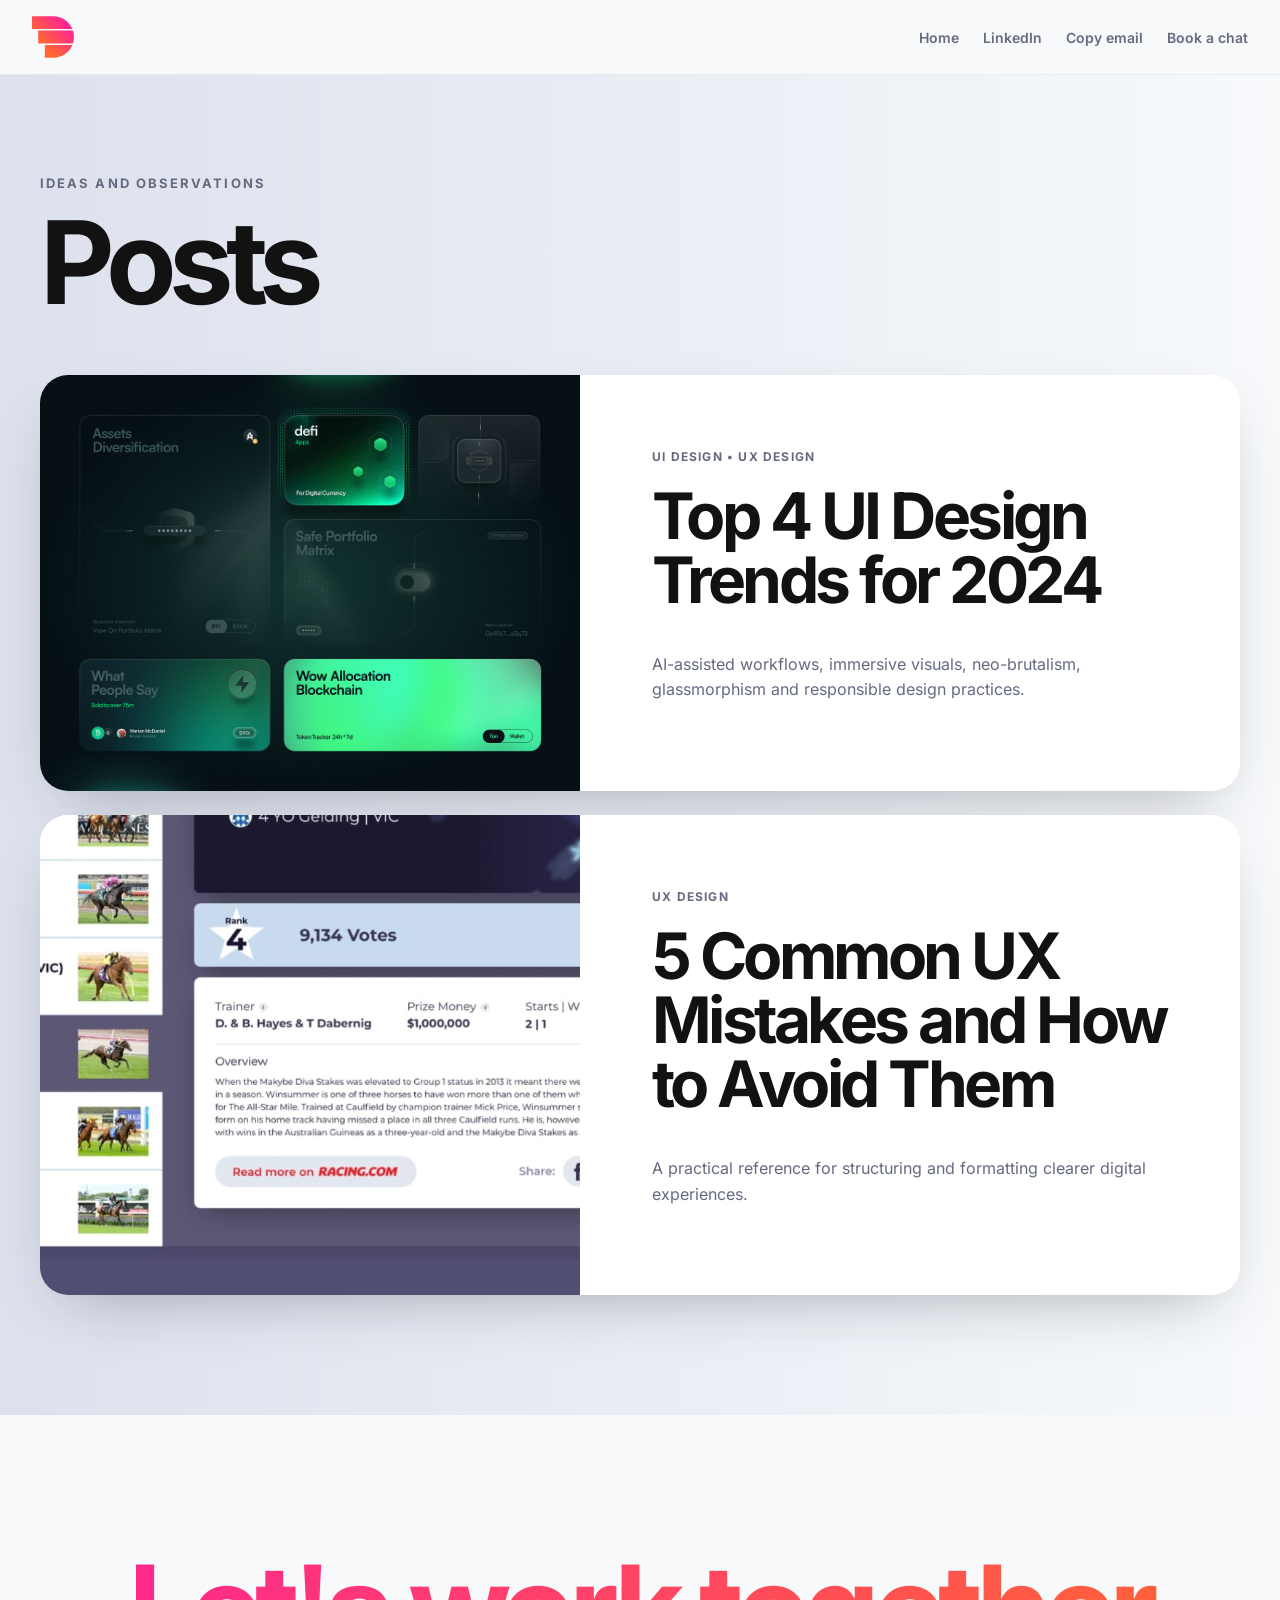
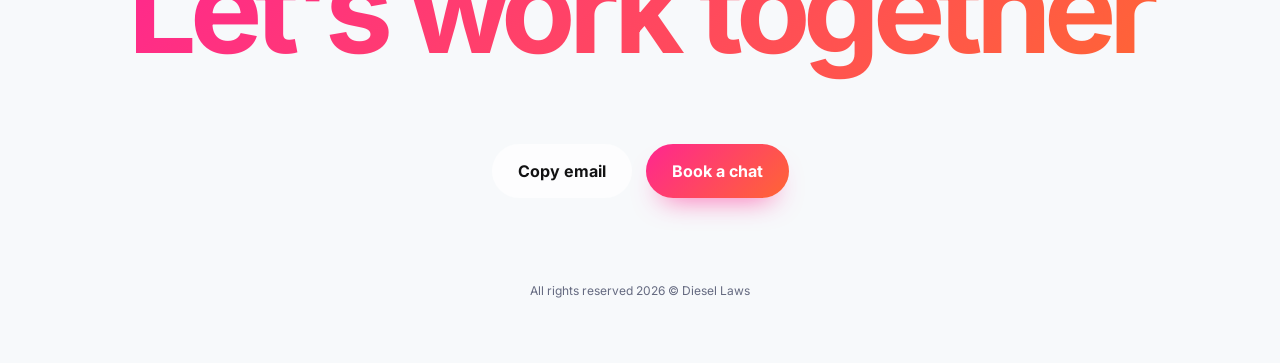
<file: posts/index.html>
<!doctype html>
<html lang="en">
<head>
    <meta charset="utf-8">
    <meta name="viewport" content="width=device-width, initial-scale=1">
    <title>Posts • Diesel Laws</title>
    <meta name="description" content="Design writing by Diesel Laws.">
    <link rel="icon" href="/favicon.png">
    <link rel="stylesheet" href="/styles.css">
    <script src="/script.js" defer></script>
</head>
<body>
    <header class="site-header"><a class="brand" href="/" aria-label="Diesel Laws home"><img src="/images/diesel-laws-logo.svg" alt="Diesel Laws"></a><nav aria-label="Main navigation"><a href="/">Home</a><a href="https://www.linkedin.com/in/diesellaws/" target="_blank" rel="noreferrer">LinkedIn</a><button class="text-button copy-email" type="button">Copy email</button><a href="https://cal.com/diesellaws/30min" target="_blank" rel="noreferrer">Book a chat</a></nav></header>
    <main class="posts-page"><div class="wrap"><p class="eyebrow">Ideas and observations</p><h1>Posts</h1><div class="post-list">
        <a class="post-card" href="/posts/top-4-ui-design-trends-2024/"><img src="/blogpostimages/24956298-UI-Bento-Grid-Crypto-Blockchain.png" alt="UI Bento Grid"><div class="post-card-copy"><p class="tags">UI Design • UX Design</p><h2>Top 4 UI Design Trends for 2024</h2><p>AI-assisted workflows, immersive visuals, neo-brutalism, glassmorphism and responsible design practices.</p></div></a>
        <a class="post-card" href="/posts/dog2/"><img src="/images/post-img-asm.webp" alt="UX interface design"><div class="post-card-copy"><p class="tags">UX Design</p><h2>5 Common UX Mistakes and How to Avoid Them</h2><p>A practical reference for structuring and formatting clearer digital experiences.</p></div></a>
    </div></div></main>
    <footer><div class="wrap footer-inner"><h2>Let's work together</h2><div class="footer-actions"><button class="button secondary copy-email" type="button">Copy email</button><a class="button primary" href="https://cal.com/diesellaws/30min" target="_blank" rel="noreferrer">Book a chat</a></div><p class="fine-print">All rights reserved 2026 © Diesel Laws</p></div></footer>
</body>
</html>
</file>
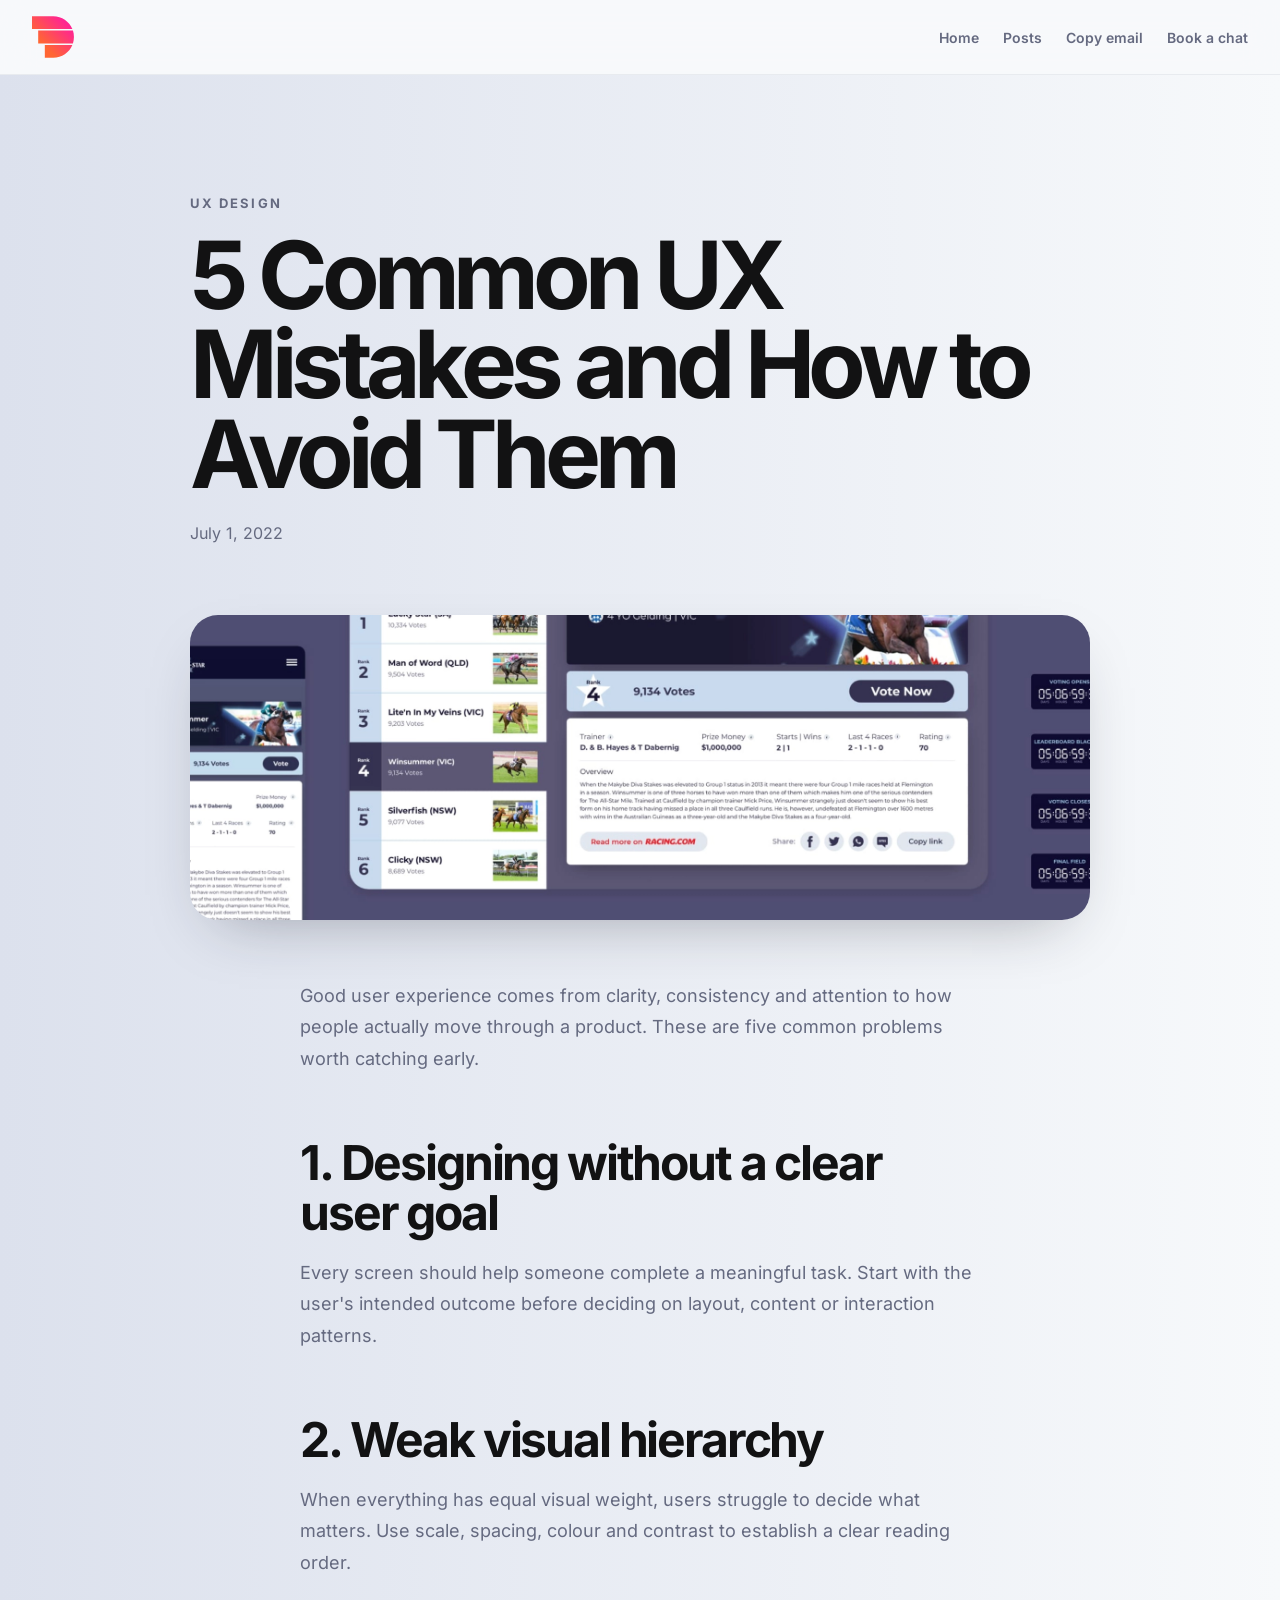
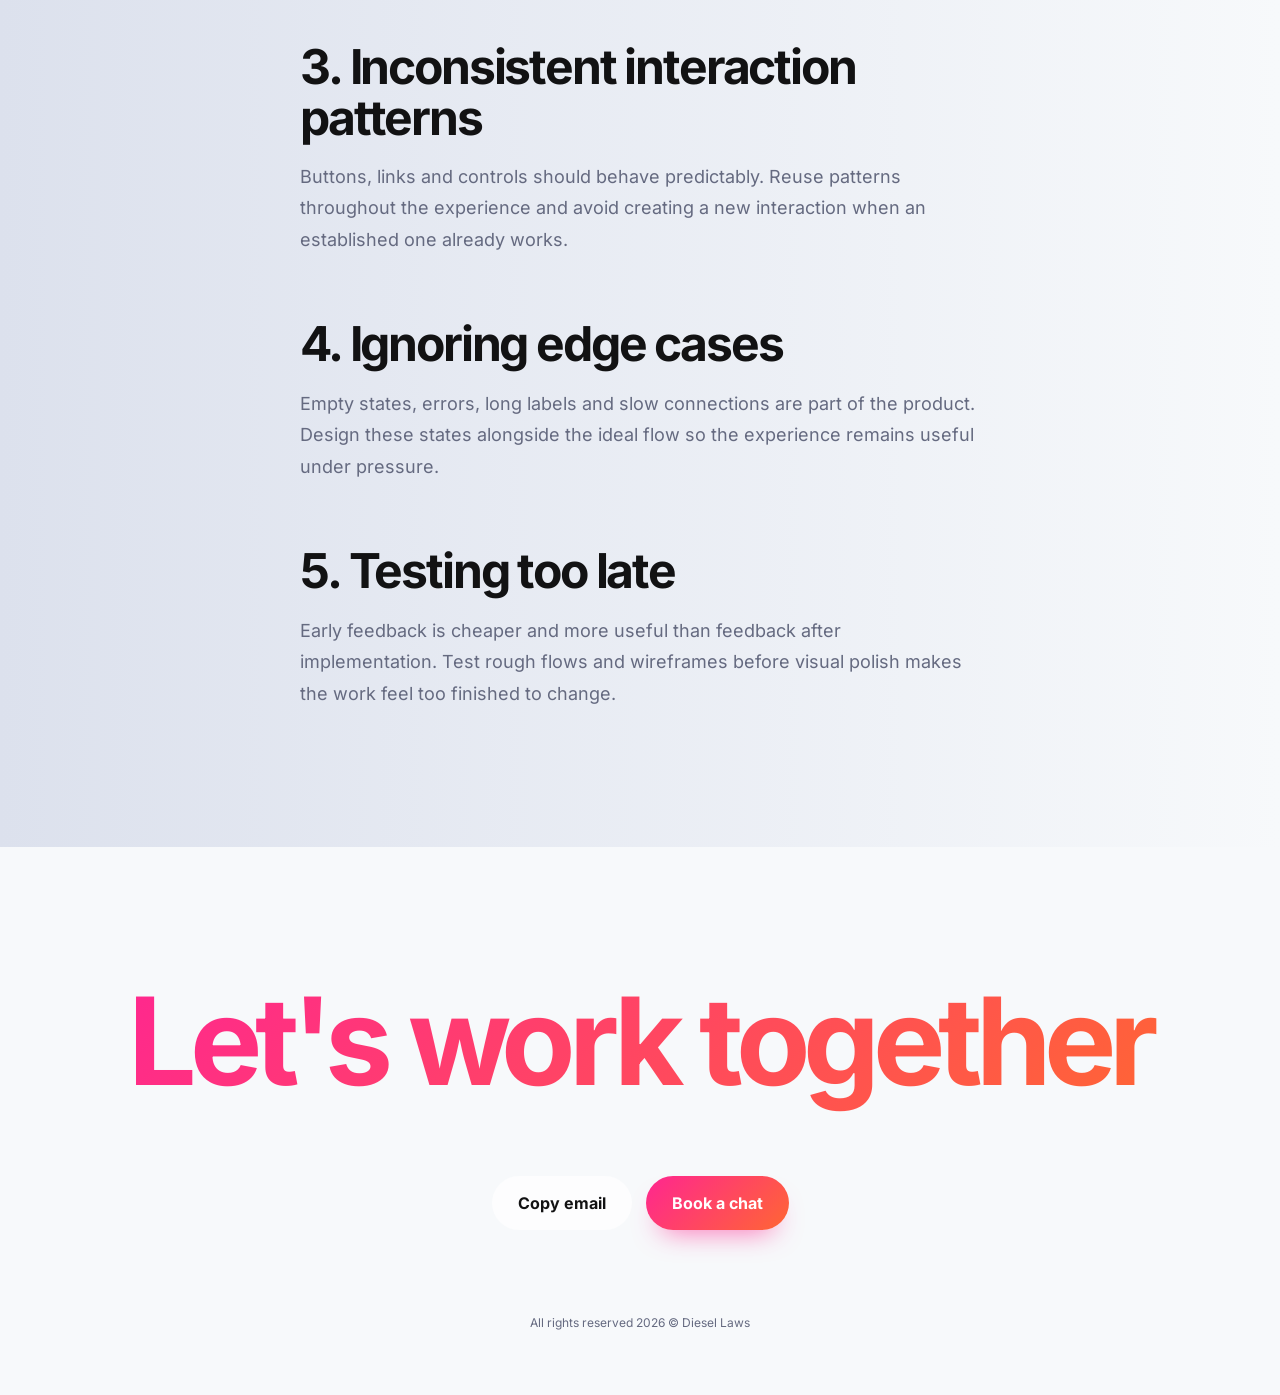
<file: posts/dog2/index.html>
<!doctype html>
<html lang="en">
<head>
    <meta charset="utf-8">
    <meta name="viewport" content="width=device-width, initial-scale=1">
    <title>5 Common UX Mistakes • Diesel Laws</title>
    <meta name="description" content="Five common UX mistakes and practical ways to avoid them.">
    <link rel="icon" href="/favicon.png">
    <link rel="stylesheet" href="/styles.css">
    <script src="/script.js" defer></script>
</head>
<body>
    <header class="site-header"><a class="brand" href="/" aria-label="Diesel Laws home"><img src="/images/diesel-laws-logo.svg" alt="Diesel Laws"></a><nav aria-label="Main navigation"><a href="/">Home</a><a href="/posts/">Posts</a><button class="text-button copy-email" type="button">Copy email</button><a href="https://cal.com/diesellaws/30min" target="_blank" rel="noreferrer">Book a chat</a></nav></header>
    <main class="article-page"><article class="article"><header class="article-header"><p class="eyebrow">UX Design</p><h1>5 Common UX Mistakes and How to Avoid Them</h1><p>July 1, 2022</p></header><img class="article-hero" src="/images/post-img-asm.webp" alt="Interface design screens"><div class="article-body">
        <p>Good user experience comes from clarity, consistency and attention to how people actually move through a product. These are five common problems worth catching early.</p>
        <h2>1. Designing without a clear user goal</h2><p>Every screen should help someone complete a meaningful task. Start with the user's intended outcome before deciding on layout, content or interaction patterns.</p>
        <h2>2. Weak visual hierarchy</h2><p>When everything has equal visual weight, users struggle to decide what matters. Use scale, spacing, colour and contrast to establish a clear reading order.</p>
        <h2>3. Inconsistent interaction patterns</h2><p>Buttons, links and controls should behave predictably. Reuse patterns throughout the experience and avoid creating a new interaction when an established one already works.</p>
        <h2>4. Ignoring edge cases</h2><p>Empty states, errors, long labels and slow connections are part of the product. Design these states alongside the ideal flow so the experience remains useful under pressure.</p>
        <h2>5. Testing too late</h2><p>Early feedback is cheaper and more useful than feedback after implementation. Test rough flows and wireframes before visual polish makes the work feel too finished to change.</p>
    </div></article></main>
    <footer><div class="wrap footer-inner"><h2>Let's work together</h2><div class="footer-actions"><button class="button secondary copy-email" type="button">Copy email</button><a class="button primary" href="https://cal.com/diesellaws/30min" target="_blank" rel="noreferrer">Book a chat</a></div><p class="fine-print">All rights reserved 2026 © Diesel Laws</p></div></footer>
</body>
</html>
</file>
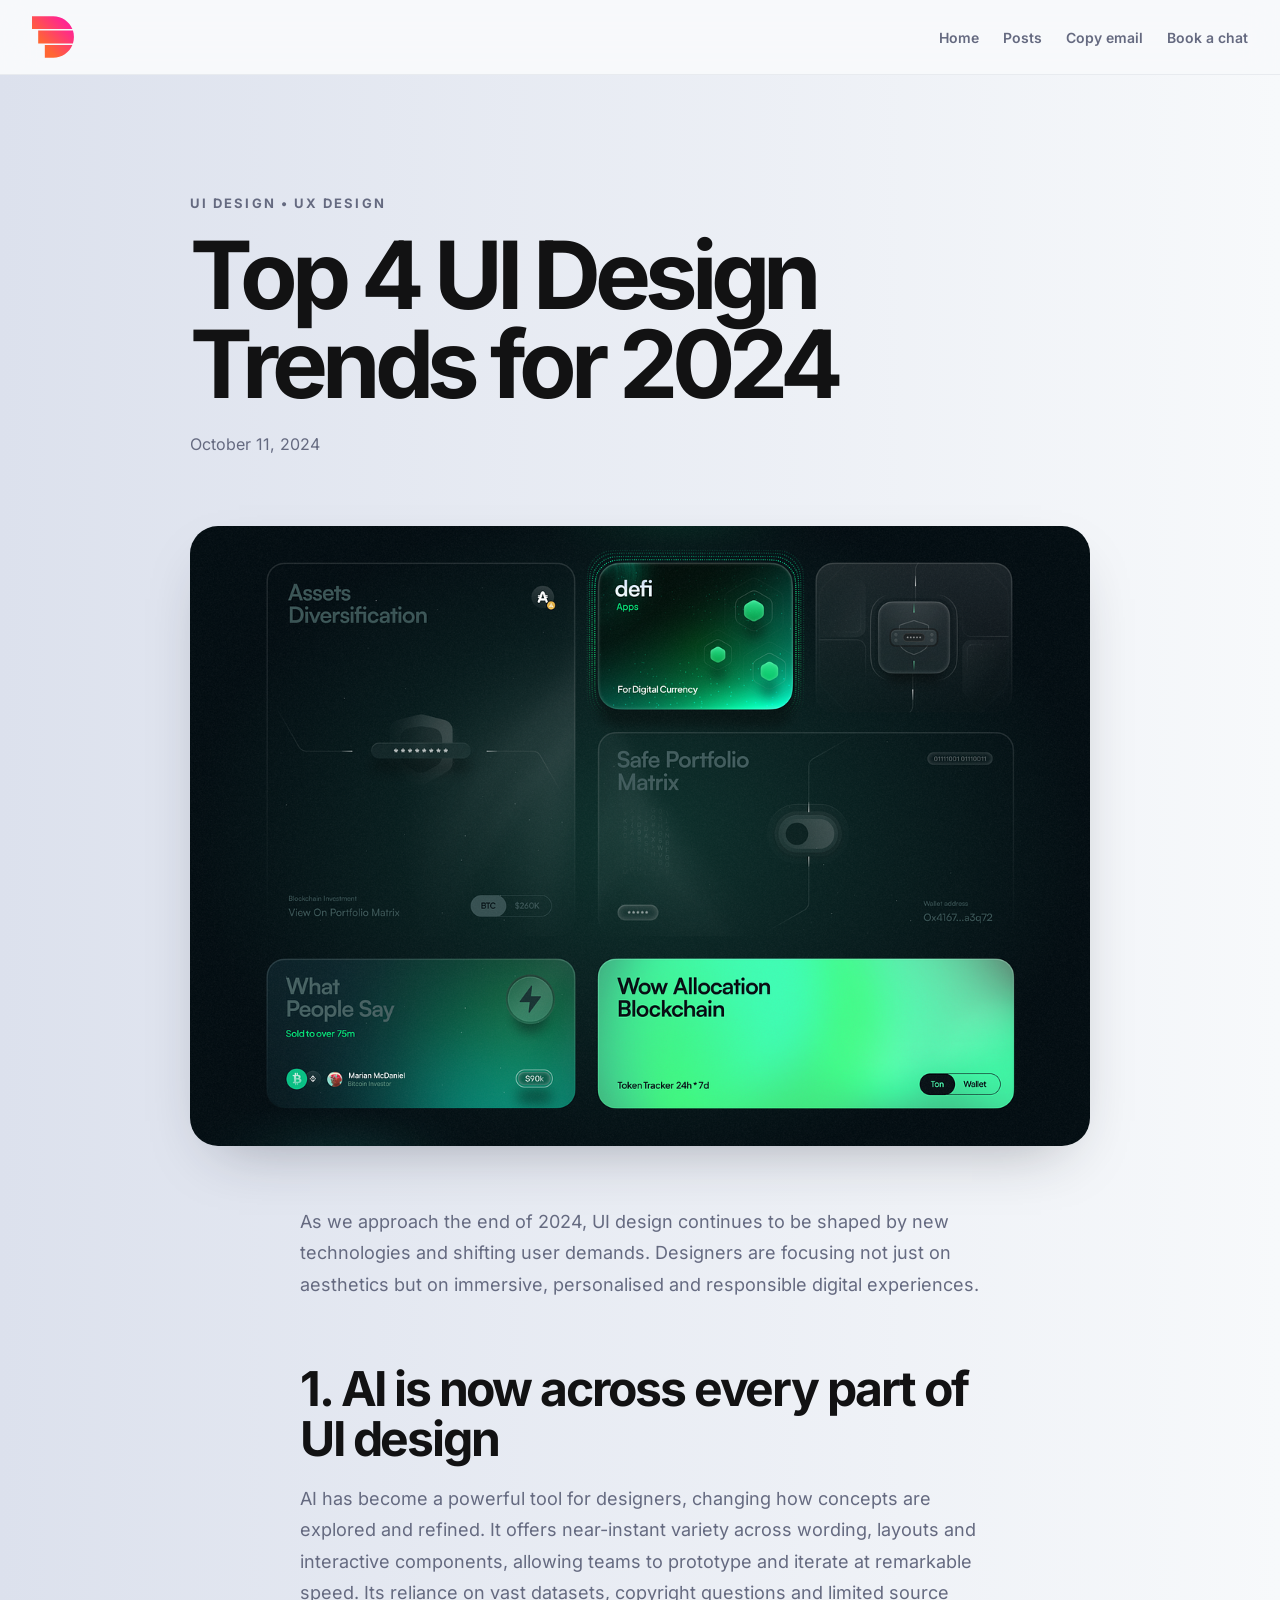
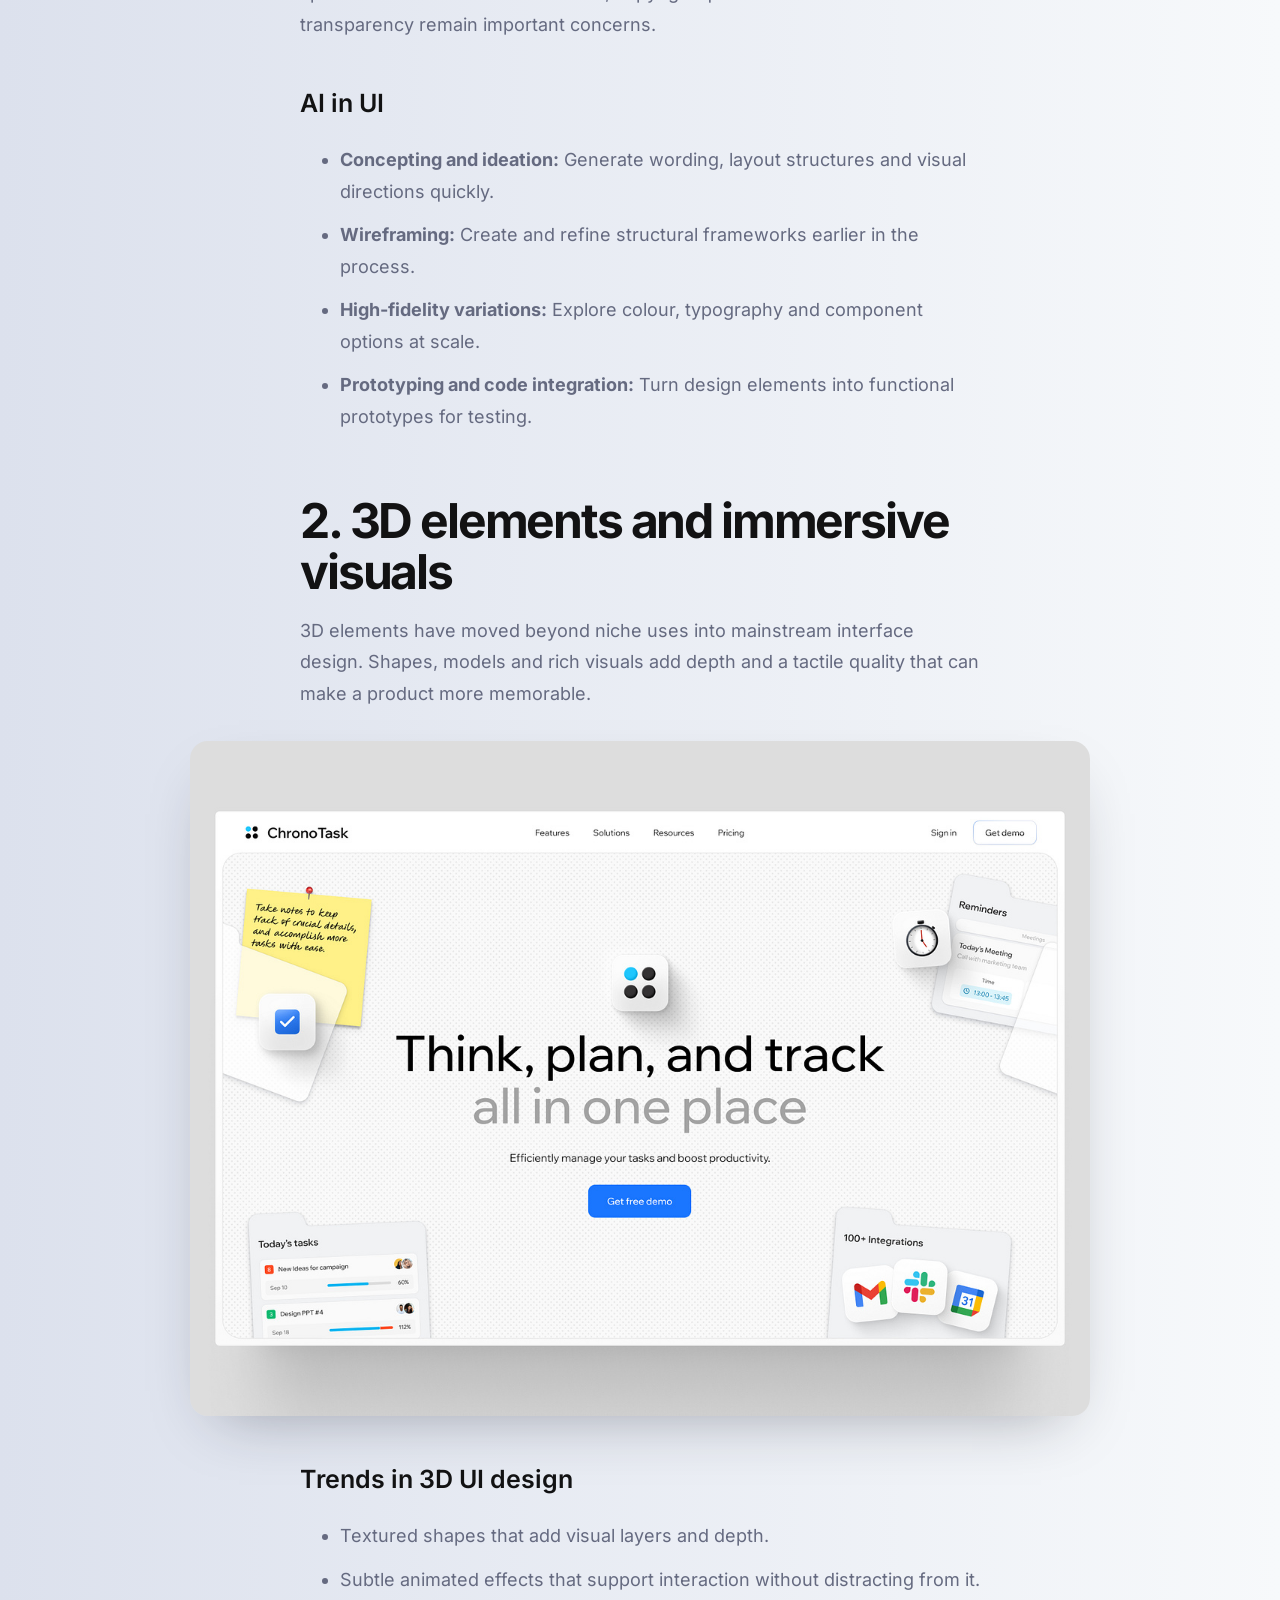
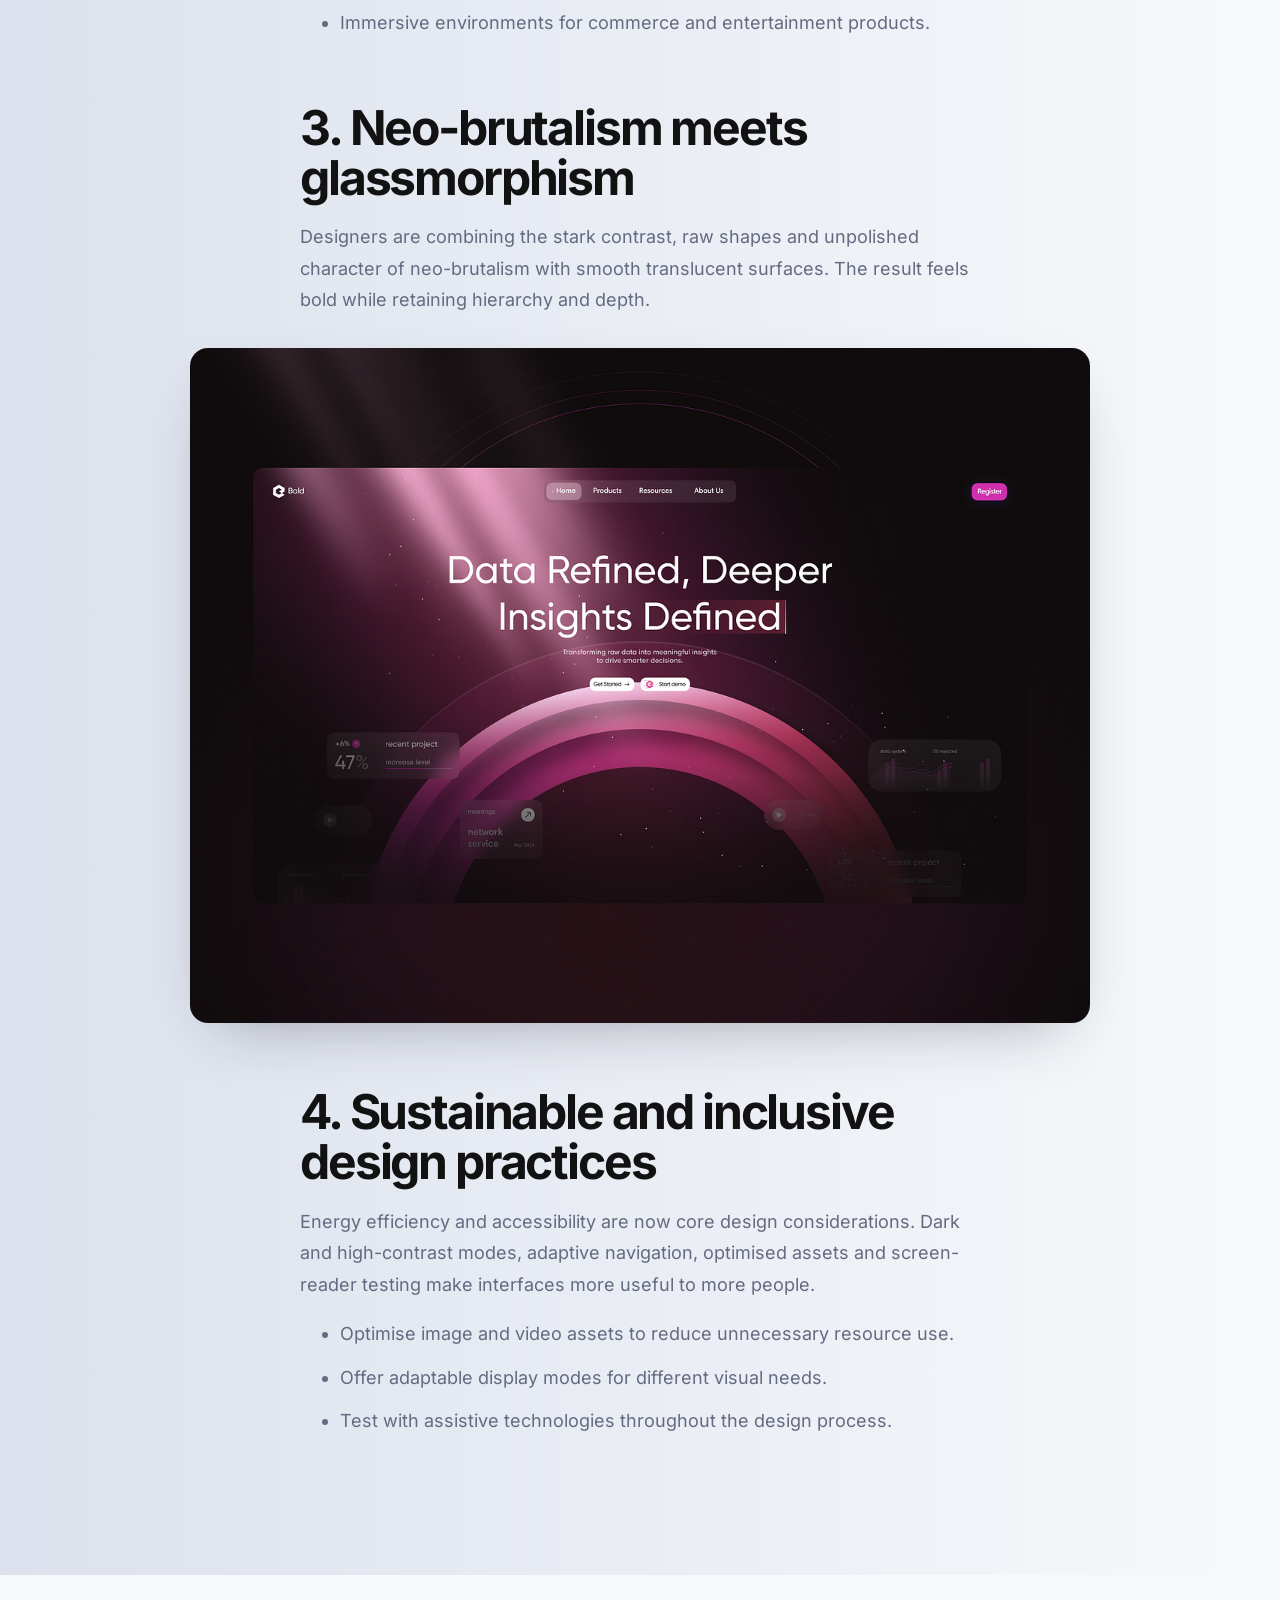
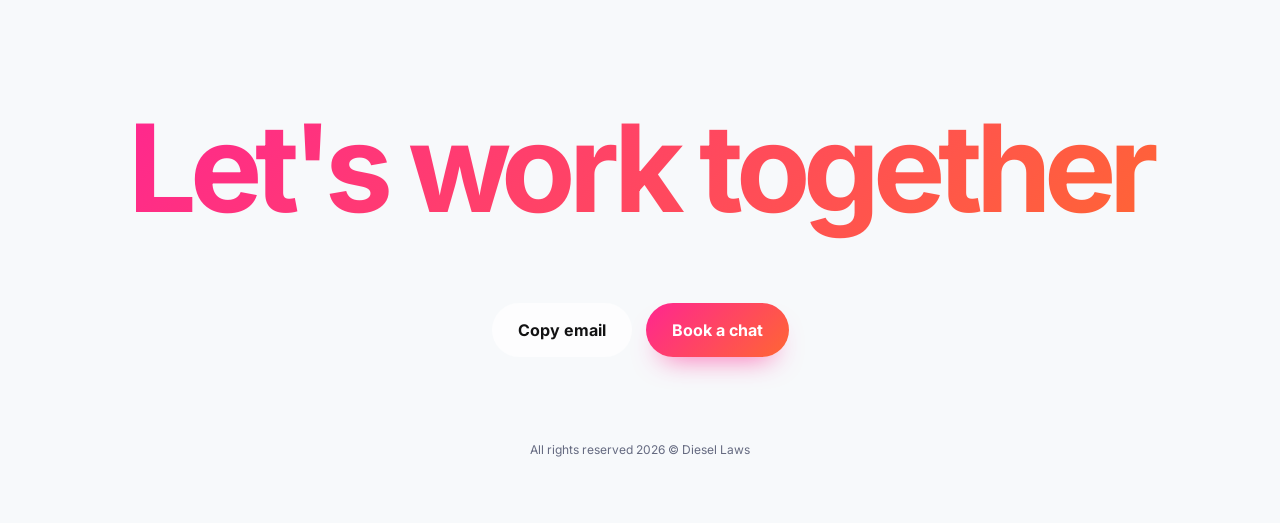
<file: posts/top-4-ui-design-trends-2024/index.html>
<!doctype html>
<html lang="en">
<head>
    <meta charset="utf-8">
    <meta name="viewport" content="width=device-width, initial-scale=1">
    <title>Top 4 UI Design Trends for 2024 • Diesel Laws</title>
    <meta name="description" content="Four UI design trends shaping digital experiences in 2024.">
    <link rel="icon" href="/favicon.png">
    <link rel="stylesheet" href="/styles.css">
    <script src="/script.js" defer></script>
</head>
<body>
    <header class="site-header"><a class="brand" href="/" aria-label="Diesel Laws home"><img src="/images/diesel-laws-logo.svg" alt="Diesel Laws"></a><nav aria-label="Main navigation"><a href="/">Home</a><a href="/posts/">Posts</a><button class="text-button copy-email" type="button">Copy email</button><a href="https://cal.com/diesellaws/30min" target="_blank" rel="noreferrer">Book a chat</a></nav></header>
    <main class="article-page"><article class="article"><header class="article-header"><p class="eyebrow">UI Design • UX Design</p><h1>Top 4 UI Design Trends for 2024</h1><p>October 11, 2024</p></header><img class="article-hero" src="/blogpostimages/24956298-UI-Bento-Grid-Crypto-Blockchain.png" alt="3D UI design example"><div class="article-body">
        <p>As we approach the end of 2024, UI design continues to be shaped by new technologies and shifting user demands. Designers are focusing not just on aesthetics but on immersive, personalised and responsible digital experiences.</p>
        <h2>1. AI is now across every part of UI design</h2><p>AI has become a powerful tool for designers, changing how concepts are explored and refined. It offers near-instant variety across wording, layouts and interactive components, allowing teams to prototype and iterate at remarkable speed. Its reliance on vast datasets, copyright questions and limited source transparency remain important concerns.</p>
        <h3>AI in UI</h3><ul><li><strong>Concepting and ideation:</strong> Generate wording, layout structures and visual directions quickly.</li><li><strong>Wireframing:</strong> Create and refine structural frameworks earlier in the process.</li><li><strong>High-fidelity variations:</strong> Explore colour, typography and component options at scale.</li><li><strong>Prototyping and code integration:</strong> Turn design elements into functional prototypes for testing.</li></ul>
        <h2>2. 3D elements and immersive visuals</h2><p>3D elements have moved beyond niche uses into mainstream interface design. Shapes, models and rich visuals add depth and a tactile quality that can make a product more memorable.</p><img src="/blogpostimages/chronotask-landingpage-dribbble-25000009-shot.jpg" alt="Immersive landing page design">
        <h3>Trends in 3D UI design</h3><ul><li>Textured shapes that add visual layers and depth.</li><li>Subtle animated effects that support interaction without distracting from it.</li><li>Immersive environments for commerce and entertainment products.</li></ul>
        <h2>3. Neo-brutalism meets glassmorphism</h2><p>Designers are combining the stark contrast, raw shapes and unpolished character of neo-brutalism with smooth translucent surfaces. The result feels bold while retaining hierarchy and depth.</p><img src="/blogpostimages/25004670-Data-Analytics-Website.png" alt="Data analytics website design">
        <h2>4. Sustainable and inclusive design practices</h2><p>Energy efficiency and accessibility are now core design considerations. Dark and high-contrast modes, adaptive navigation, optimised assets and screen-reader testing make interfaces more useful to more people.</p><ul><li>Optimise image and video assets to reduce unnecessary resource use.</li><li>Offer adaptable display modes for different visual needs.</li><li>Test with assistive technologies throughout the design process.</li></ul>
    </div></article></main>
    <footer><div class="wrap footer-inner"><h2>Let's work together</h2><div class="footer-actions"><button class="button secondary copy-email" type="button">Copy email</button><a class="button primary" href="https://cal.com/diesellaws/30min" target="_blank" rel="noreferrer">Book a chat</a></div><p class="fine-print">All rights reserved 2026 © Diesel Laws</p></div></footer>
</body>
</html>
</file>
<file: styles.css>
@font-face {
	font-family: Inter;
	font-style: normal;
	font-weight: 100;
	font-display: swap;
	src: url("fonts/inter-v18-latin-100.woff2") format("woff2");
}
@font-face {
	font-family: Inter;
	font-style: italic;
	font-weight: 100;
	font-display: swap;
	src: url("fonts/inter-v18-latin-100italic.woff2") format("woff2");
}
@font-face {
	font-family: Inter;
	font-style: normal;
	font-weight: 200;
	font-display: swap;
	src: url("fonts/inter-v18-latin-200.woff2") format("woff2");
}
@font-face {
	font-family: Inter;
	font-style: italic;
	font-weight: 200;
	font-display: swap;
	src: url("fonts/inter-v18-latin-200italic.woff2") format("woff2");
}
@font-face {
	font-family: Inter;
	font-style: normal;
	font-weight: 300;
	font-display: swap;
	src: url("fonts/inter-v18-latin-300.woff2") format("woff2");
}
@font-face {
	font-family: Inter;
	font-style: italic;
	font-weight: 300;
	font-display: swap;
	src: url("fonts/inter-v18-latin-300italic.woff2") format("woff2");
}
@font-face {
	font-family: Inter;
	font-style: normal;
	font-weight: 400;
	font-display: swap;
	src: url("fonts/inter-v18-latin-regular.woff2") format("woff2");
}
@font-face {
	font-family: Inter;
	font-style: italic;
	font-weight: 400;
	font-display: swap;
	src: url("fonts/inter-v18-latin-italic.woff2") format("woff2");
}
@font-face {
	font-family: Inter;
	font-style: normal;
	font-weight: 500;
	font-display: swap;
	src: url("fonts/inter-v18-latin-500.woff2") format("woff2");
}
@font-face {
	font-family: Inter;
	font-style: italic;
	font-weight: 500;
	font-display: swap;
	src: url("fonts/inter-v18-latin-500italic.woff2") format("woff2");
}
@font-face {
	font-family: Inter;
	font-style: normal;
	font-weight: 600;
	font-display: swap;
	src: url("fonts/inter-v18-latin-600.woff2") format("woff2");
}
@font-face {
	font-family: Inter;
	font-style: italic;
	font-weight: 600;
	font-display: swap;
	src: url("fonts/inter-v18-latin-600italic.woff2") format("woff2");
}
@font-face {
	font-family: Inter;
	font-style: normal;
	font-weight: 700;
	font-display: swap;
	src: url("fonts/inter-v18-latin-700.woff2") format("woff2");
}
@font-face {
	font-family: Inter;
	font-style: italic;
	font-weight: 700;
	font-display: swap;
	src: url("fonts/inter-v18-latin-700italic.woff2") format("woff2");
}
@font-face {
	font-family: Inter;
	font-style: normal;
	font-weight: 800;
	font-display: swap;
	src: url("fonts/inter-v18-latin-800.woff2") format("woff2");
}
@font-face {
	font-family: Inter;
	font-style: italic;
	font-weight: 800;
	font-display: swap;
	src: url("fonts/inter-v18-latin-800italic.woff2") format("woff2");
}
@font-face {
	font-family: Inter;
	font-style: normal;
	font-weight: 900;
	font-display: swap;
	src: url("fonts/inter-v18-latin-900.woff2") format("woff2");
}
@font-face {
	font-family: Inter;
	font-style: italic;
	font-weight: 900;
	font-display: swap;
	src: url("fonts/inter-v18-latin-900italic.woff2") format("woff2");
}
:root {
	--ink: #121213;
	--muted: #656a80;
	--soft: #dce1ed;
	--paper: #f7f9fb;
	--white: #fff;
	--pink: #ff2690;
	--orange: #ff6633;
	--radius: 28px;
	--shadow: 0 24px 60px -28px rgba(28, 31, 44, 0.38);
	font-family: Inter, Arial, sans-serif;
	color: var(--ink);
	background: var(--paper);
}
* {
	box-sizing: border-box;
}
html {
	scroll-behavior: smooth;
}
body {
	margin: 0;
	overflow-x: hidden;
	background: var(--paper);
	color: var(--ink);
	-webkit-font-smoothing: antialiased;
}
button,
a {
	font: inherit;
}
a {
	color: inherit;
	text-decoration: none;
}

img {
	display: block;
	max-width: 100%;
}
.wrap {
	width: min(1200px, calc(100% - 48px));
	margin: 0 auto;
}
.narrow {
	width: min(760px, calc(100% - 48px));
}
.site-header {
	position: sticky;
	z-index: 100;
	top: 0;
	display: flex;
	align-items: center;
	justify-content: space-between;
	gap: 32px;
	padding: 16px 32px;
	background: rgba(247, 249, 251, 0.88);
	border-bottom: 1px solid rgba(101, 106, 128, 0.1);
	backdrop-filter: blur(18px);
}
.brand {
    display: flex;
    align-items: center;
    gap: 10px;
}
.brand img {
	width: 42px;
	height: 42px;
}
.brand-name,
.menu-toggle {
    display: none;
}
.menu-toggle:focus-visible {
    outline: 3px solid var(--orange);
    outline-offset: 2px;
}
nav {
	display: flex;
	align-items: center;
	gap: 24px;
}
nav a,
.text-button {
	padding: 8px 0;
	color: var(--muted);
	border: 0;
	background: transparent;
	cursor: pointer;
	font-size: 14px;
	font-weight: 600;
}
nav a:hover,
.text-button:hover,
.inline-link:hover {
	color: var(--orange);
}
.hero {
	min-height: 88vh;
	display: grid;
	align-items: center;
	overflow: hidden;
}
.hero-inner {
	padding: 112px 0 120px;
}
.eyebrow {
	margin: 0 0 20px;
	color: var(--muted);
	font-size: 13px;
	font-weight: 700;
	letter-spacing: 0.16em;
	text-transform: uppercase;
}
h3 {
	font-weight: 600;
}
.hero h1 {
	max-width: 1050px;
	margin: 0;
	padding-bottom: 0.1em;
	font-weight: 700;
	font-size: clamp(64px, 10vw, 142px);
	line-height: 0.96;
	letter-spacing: -0.075em;
	background: linear-gradient(135deg, var(--pink), var(--orange) 75%);
	-webkit-background-clip: text;
	color: transparent;
}
.hero-copy {
	max-width: 900px;
	margin: 40px 0 0;
	color: var(--muted);
	font-size: clamp(20px, 2vw, 28px);
	line-height: 1.45;
	letter-spacing: -0.025em;
}
.hero-actions,
.footer-actions {
	display: flex;
	flex-wrap: wrap;
	gap: 14px;
	margin-top: 36px;
}
.button {
	display: inline-flex;
	align-items: center;
	justify-content: center;
	min-height: 54px;
	padding: 15px 26px;
	border: 0;
	border-radius: 999px;
	cursor: pointer;
	font-weight: 700;
	transition:
		transform 0.2s ease,
		box-shadow 0.2s ease;
}
.button:hover {
	transform: translateY(-2px);
}
.button.primary {
	color: var(--white);
	background: linear-gradient(135deg, var(--pink), var(--orange));
	box-shadow: 0 15px 28px -15px rgba(255, 38, 144, 0.75);
}
.button.secondary {
	color: var(--ink);
	background: rgba(255, 255, 255, 0.72);
	box-shadow: var(--shadow);
}
.hero-actions .button.secondary {
	border: 2px solid transparent;
	background:
		linear-gradient(rgba(255, 255, 255, 0.88), rgba(255, 255, 255, 0.88))
			padding-box,
		linear-gradient(135deg, var(--pink), var(--orange)) border-box;
	box-shadow: 0 15px 28px -18px rgba(255, 38, 144, 0.62);
}
.section-pad {
	padding: 128px 0;
}
.split {
	display: grid;
	grid-template-columns: minmax(0, 0.8fr) minmax(0, 1.2fr);
	gap: 100px;
	align-items: center;
}
.section-intro h2,
.about h2,
footer h2 {
	margin: 0 0 28px;
	font-size: clamp(52px, 6.5vw, 90px);
	line-height: 0.95;
	letter-spacing: -0.06em;
}
.section-intro > p:not(.eyebrow),
.about p,
.section-lead {
	color: var(--muted);
	font-size: 19px;
	line-height: 1.7;
}
.process {
	background: linear-gradient(270deg, #f7f9fb, #dce1ed);
}
.process-art {
	width: min(300px, 70%);
	margin: 0 0 40px;
	filter: drop-shadow(0 18px 28px rgba(18, 18, 19, 0.16));
}
.process-panel {
	padding: 36px;
	border-radius: var(--radius);
	background: rgba(255, 255, 255, 0.76);
	box-shadow: var(--shadow);
}
.process-tabs {
	display: grid;
	grid-template-columns: repeat(8, 1fr);
	gap: 9px;
	margin-bottom: 64px;
}
.process-tab {
	aspect-ratio: 1;
	padding: 0;
	border: 1px solid rgba(101, 106, 128, 0.18);
	border-radius: 50%;
	color: var(--muted);
	background: var(--paper);
	cursor: pointer;
	font-weight: 700;
	transition: 0.2s ease;
}
.process-tab:hover,
.process-tab.active {
	color: var(--white);
	border-color: transparent;
	background: linear-gradient(135deg, var(--pink), var(--orange));
	transform: translateY(-3px);
}
.process-copy span,
.details-grid span {
	color: var(--orange);
	font-size: 12px;
	font-weight: 800;
	letter-spacing: 0.12em;
	text-transform: uppercase;
}
.process-copy h3 {
	margin: 14px 0;
	font-size: clamp(36px, 4vw, 60px);
	line-height: 1;
	letter-spacing: -0.045em;
}
.process-copy p {
	min-height: 84px;
	margin: 0;
	color: var(--muted);
	font-size: 19px;
	line-height: 1.6;
}
.reviews-layout {
	align-items: start;
}
.sticky-intro {
	position: sticky;
	top: 130px;
}
.inline-link {
	display: inline-block;
	margin-top: 18px;
	color: var(--orange);
	font-weight: 700;
}
.review-grid {
	display: grid;
	grid-template-columns: repeat(2, 1fr);
	gap: 18px;
}
.review-card {
	display: flex;
	flex-direction: column;
	justify-content: space-between;
	min-height: 260px;
	margin: 0;
	padding: 28px;
	border-radius: 22px;
	background: var(--white);
	box-shadow: var(--shadow);
}
.review-card > p {
	margin: 0 0 28px;
	color: var(--ink);
	font-size: 18px;
	line-height: 1.55;
}
.reviewer {
	display: flex;
	align-items: center;
	gap: 14px;
}
.reviewer img {
	width: 54px;
	height: 54px;
	border-radius: 50%;
	object-fit: cover;
}
.reviewer h3 {
	margin: 0 0 4px;
	font-size: 15px;
}
.reviewer span {
	color: var(--muted);
	font-size: 12px;
}
.work {
	padding-bottom: 0;
}
.section-title {
	max-width: 900px;
	margin: 0 0 80px;
	font-size: clamp(56px, 8vw, 108px);
	line-height: 0.92;
	letter-spacing: -0.065em;
}
.project {
	overflow: hidden;
	border-top: 1px solid rgba(101, 106, 128, 0.14);
}
.project.alt {
	background: linear-gradient(270deg, #f7f9fb, #eef1f7);
}
.project-grid {
	display: grid;
	grid-template-columns: minmax(0, 0.9fr) minmax(0, 1.1fr);
	gap: 80px;
	align-items: center;
	min-height: 720px;
	padding-top: 90px;
	padding-bottom: 90px;
}
.project-logo {
	max-width: 190px;
	max-height: 52px;
	margin-bottom: 26px;
	object-fit: contain;
	object-position: left center;
}
.tags {
	margin: 0 0 18px;
	color: #a2a4b2;
	font-size: 12px;
	font-weight: 700;
	letter-spacing: 0.1em;
	text-transform: uppercase;
}
.project-copy h3 {
	margin: 0 0 24px;
	font-size: clamp(42px, 5vw, 60px);
	line-height: 1;
	letter-spacing: -0.055em;
}
.project-copy > p:not(.tags) {
	color: var(--muted);
	font-size: 18px;
	line-height: 1.65;
}
.project-toggle {
	margin-top: 18px;
}
.project-visual {
	position: relative;
	min-width: 0;
	filter: drop-shadow(-12px 20px 28px rgba(18, 18, 19, 0.18));
	cursor: pointer;
}
.project-visual:focus-visible {
	outline: 3px solid var(--orange);
	outline-offset: 8px;
	border-radius: var(--radius);
}
.project-visual img {
	width: auto;
	max-width: none;
	height: min(33.85vw, 440px);
	border-radius: var(--radius);
	object-fit: contain;
	-webkit-mask-image: linear-gradient(
		90deg,
		#fff 34%,
		rgba(255, 255, 255, 0.1) 100%
	);
	mask-image: linear-gradient(90deg, #fff 34%, rgba(255, 255, 255, 0.1) 100%);
	transition: transform 0.7s ease;
}
.project:hover .project-visual img {
	transform: scale(1.025);
}
.project-details {
	display: grid;
	grid-template-rows: 0fr;
    scroll-margin-top: 24px;
	background: linear-gradient(270deg, #f7f9fb, #dce1ed);
	opacity: 0;
	transition:
		grid-template-rows 0.45s ease,
		opacity 0.35s ease;
}
.project-details > .wrap {
	overflow: hidden;
}
.project.open .project-details {
	grid-template-rows: 1fr;
	opacity: 1;
}
.details-grid {
	display: grid;
	grid-template-columns: repeat(2, 1fr);
	gap: 36px 64px;
	padding: 72px 0;
	border-bottom: 1px solid rgba(101, 106, 128, 0.16);
}
.details-grid p {
	color: var(--muted);
	line-height: 1.65;
}
.case-study {
	padding: 24px 0 96px;
}
.case-section {
	padding-top: 72px;
}
.case-copy {
	width: min(700px, 100%);
	margin: 0 auto 42px;
	color: var(--muted);
	font-size: 18px;
	line-height: 1.72;
}
.case-copy > h4 {
	margin: 0 0 24px;
	color: var(--ink);
	font-size: clamp(36px, 5vw, 60px);
	line-height: 1;
	letter-spacing: -0.05em;
}
.case-copy h3 {
	margin: 36px 0 10px;
	color: var(--ink);
	font-size: 26px;
	line-height: 1.15;
	letter-spacing: -0.025em;
}
.case-copy li {
	margin-bottom: 18px;
}
.case-copy li h4 {
	margin: 0 0 4px;
	color: var(--ink);
	font-size: 18px;
}
.case-images {
	display: grid;
	gap: 18px;
	margin-bottom: 22px;
}
.case-images.single {
	grid-template-columns: 1fr;
}
.case-images.duo {
	grid-template-columns: repeat(2, 1fr);
}
.case-images.trio {
	grid-template-columns: repeat(3, 1fr);
}
.case-images img {
	width: 100%;
	border-radius: 16px;
	box-shadow: var(--shadow);
}
.about {
	background: var(--ink);
	color: var(--white);
}
.about h2 {
	background: linear-gradient(135deg, var(--pink), var(--orange));
	-webkit-background-clip: text;
	color: transparent;
}
.about p {
	color: #b9bdcb;
}
.experiments {
	padding-bottom: 0;
	background: var(--paper);
}
.experiment-heading {
	padding-bottom: 16px;
}
.section-lead {
	max-width: 640px;
	margin: -48px 0 64px;
}
.post-youtube {
	width: 100%;
	height: auto;
	aspect-ratio: 16 / 9;
	border: 0;
	border-radius: 16px;
	box-shadow: var(--shadow);
}
footer {
	padding: 120px 0 50px;
	background: var(--paper);
	text-align: center;
}
.footer-inner {
	display: flex;
	flex-direction: column;
	align-items: center;
}
footer h2 {
	max-width: 100%;
	margin: 0 0 18px;
	padding: 0.08em 0.08em 0.14em;
	overflow: visible;
	font-size: clamp(54px, 9.5vw, 132px);
	line-height: 1.05;
	background: linear-gradient(135deg, var(--pink), var(--orange));
	-webkit-background-clip: text;
	color: transparent;
}
.fine-print {
	margin-top: 82px;
	color: var(--muted);
	font-size: 12px;
	line-height: 1.8;
}
.posts-page {
	min-height: 70vh;
	padding: 100px 0 120px;
	background: linear-gradient(270deg, #f7f9fb, #dce1ed);
}
.posts-page h1 {
	margin: 0 0 60px;
	font-size: clamp(64px, 9vw, 120px);
	line-height: 0.9;
	letter-spacing: -0.07em;
}
.post-list {
	display: grid;
	gap: 24px;
}
.post-card {
	display: grid;
	grid-template-columns: minmax(0, 0.9fr) minmax(0, 1.1fr);
	overflow: hidden;
	border-radius: var(--radius);
	background: var(--white);
	box-shadow: var(--shadow);
	transition:
		transform 0.2s ease,
		box-shadow 0.2s ease;
}
.post-card:hover {
	transform: translateY(-4px);
	box-shadow: 0 32px 70px -28px rgba(28, 31, 44, 0.5);
}
.post-card img {
	width: 100%;
	height: 100%;
	min-height: 320px;
	object-fit: cover;
}
.post-card-copy {
	display: flex;
	flex-direction: column;
	justify-content: center;
	padding: clamp(32px, 6vw, 72px);
}
.post-card h2 {
	margin: 0 0 24px;
	font-size: clamp(36px, 5vw, 64px);
	line-height: 1;
	letter-spacing: -0.055em;
}
.post-card p {
	color: var(--muted);
	line-height: 1.6;
}
.article-page {
	padding: 80px 0 120px;
	background: linear-gradient(270deg, #f7f9fb, #dce1ed);
}
.article {
	width: min(900px, calc(100% - 48px));
	margin: 0 auto;
}
.article-header {
	padding: 40px 0 56px;
}
.article-header h1 {
	margin: 12px 0 24px;
	font-size: clamp(52px, 8vw, 94px);
	line-height: 0.95;
	letter-spacing: -0.065em;
}
.article-header p {
	color: var(--muted);
}
.article-hero {
	width: 100%;
	max-height: 620px;
	margin-bottom: 60px;
	border-radius: var(--radius);
	object-fit: cover;
	box-shadow: var(--shadow);
}
.article-body {
	width: min(680px, 100%);
	margin: 0 auto;
	color: var(--muted);
	font-size: 18px;
	line-height: 1.75;
}
.article-body h2 {
	margin: 64px 0 18px;
	color: var(--ink);
	font-size: clamp(32px, 5vw, 48px);
	line-height: 1.05;
	letter-spacing: -0.045em;
}
.article-body h3 {
	margin: 42px 0 14px;
	color: var(--ink);
	font-size: 25px;
}
.article-body img {
	width: min(900px, 100vw - 48px);
	max-width: none;
	margin: 32px 50%;
	border-radius: 18px;
	box-shadow: var(--shadow);
	transform: translateX(-50%);
}
.article-body a {
	color: var(--orange);
	font-weight: 700;
}
.article-body li {
	margin-bottom: 12px;
}
.reveal {
	opacity: 0;
	transform: translateY(28px);
	transition:
		opacity 0.7s ease,
		transform 0.7s ease;
}
.reveal.visible {
	opacity: 1;
	transform: translateY(0);
}
@media (prefers-reduced-motion: reduce) {
	html {
		scroll-behavior: auto;
	}
	.reveal {
		opacity: 1;
		transform: none;
		transition: none;
	}
	* {
		animation-duration: 0.01ms !important;
		transition-duration: 0.01ms !important;
	}
}
@media (max-width: 900px) {
	.site-header {
		padding: 14px 20px;
	}
	nav {
		gap: 16px;
	}
	nav a[href="#work"],
	nav a[href="#about"] {
		display: none;
	}
	.hero {
		min-height: auto;
	}
	.hero-inner {
		padding: 100px 0;
	}
	.split,
	.project-grid,
	.post-card {
		grid-template-columns: 1fr;
		gap: 50px;
	}
	.section-pad {
		padding: 90px 0;
	}
	.reviews-layout {
		gap: 50px;
	}
	.sticky-intro {
		position: static;
	}
	.project-grid {
		min-height: auto;
	}
	.project-visual img {
		width: 150%;
		height: auto;
		max-width: none;
	}
	.details-grid {
		grid-template-columns: 1fr;
		gap: 20px;
	}
	.case-images.duo,
	.case-images.trio {
		grid-template-columns: 1fr;
	}
	.post-card {
		gap: 0;
	}
	.post-card img {
		min-height: 240px;
	}
}
@media (max-width: 640px) {
	.wrap,
	.narrow {
		width: min(100% - 32px, 1200px);
	}
	.site-header {
		gap: 12px;
	}
    .brand-name {
        display: block;
        color: var(--ink);
        font-size: 16px;
        font-weight: 700;
    }
	.brand img {
		width: 36px;
		height: 36px;
	}
    .menu-toggle {
        display: grid;
        width: 44px;
        height: 44px;
        margin-left: auto;
        padding: 11px 9px;
        border: 0;
        background: transparent;
        cursor: pointer;
    }
    .menu-toggle span {
        display: block;
        width: 26px;
        height: 2px;
        margin: auto;
        background: var(--ink);
        transition: transform 0.2s ease, opacity 0.2s ease;
    }
    .menu-toggle[aria-expanded="true"] span:first-child {
        transform: translateY(7px) rotate(45deg);
    }
    .menu-toggle[aria-expanded="true"] span:nth-child(2) {
        opacity: 0;
    }
    .menu-toggle[aria-expanded="true"] span:last-child {
        transform: translateY(-7px) rotate(-45deg);
    }
    nav {
        position: absolute;
        top: 100%;
        left: 0;
        display: flex;
        width: 100%;
        flex-direction: column;
        align-items: stretch;
        gap: 0;
        padding: 12px 20px 20px;
        background: rgba(247, 249, 251, 0.98);
        border-bottom: 1px solid rgba(101, 106, 128, 0.1);
        box-shadow: 0 18px 30px -24px rgba(28, 31, 44, 0.5);
        opacity: 0;
        visibility: hidden;
        pointer-events: none;
        transform: translateY(-8px);
        transition: opacity 0.2s ease, transform 0.2s ease, visibility 0.2s ease;
    }
    nav.open {
        opacity: 1;
        visibility: visible;
        pointer-events: auto;
        transform: translateY(0);
    }
    nav a,
    .text-button {
        display: block;
        width: 100%;
        padding: 13px 0;
        font-size: 14px;
        text-align: left;
    }
    nav a[href="#work"],
    nav a[href="#about"],
    nav a[href="https://www.linkedin.com/in/diesellaws/"] {
        display: block;
    }
	.hero-inner {
		padding: 80px 0 100px;
	}
	.hero h1 {
		font-size: clamp(54px, 19vw, 90px);
	}
	.hero-copy {
		font-size: 19px;
	}
	.section-pad {
		padding: 72px 0;
	}
	.process-panel {
		padding: 22px;
	}
	.process-tabs {
		grid-template-columns: repeat(4, 1fr);
		margin-bottom: 40px;
	}
	.review-grid {
		grid-template-columns: 1fr;
	}
	.review-card {
		min-height: 220px;
	}
	.section-title {
		margin-bottom: 48px;
	}
	.project-grid {
		padding-top: 64px;
		padding-bottom: 64px;
	}
	.project-copy h3 {
		font-size: 42px;
	}
	.project-visual {
		border-radius: 18px;
	}
	.footer-actions {
		flex-direction: column;
		width: 100%;
	}
	.footer-actions .button {
		width: 100%;
	}
}
</file>
